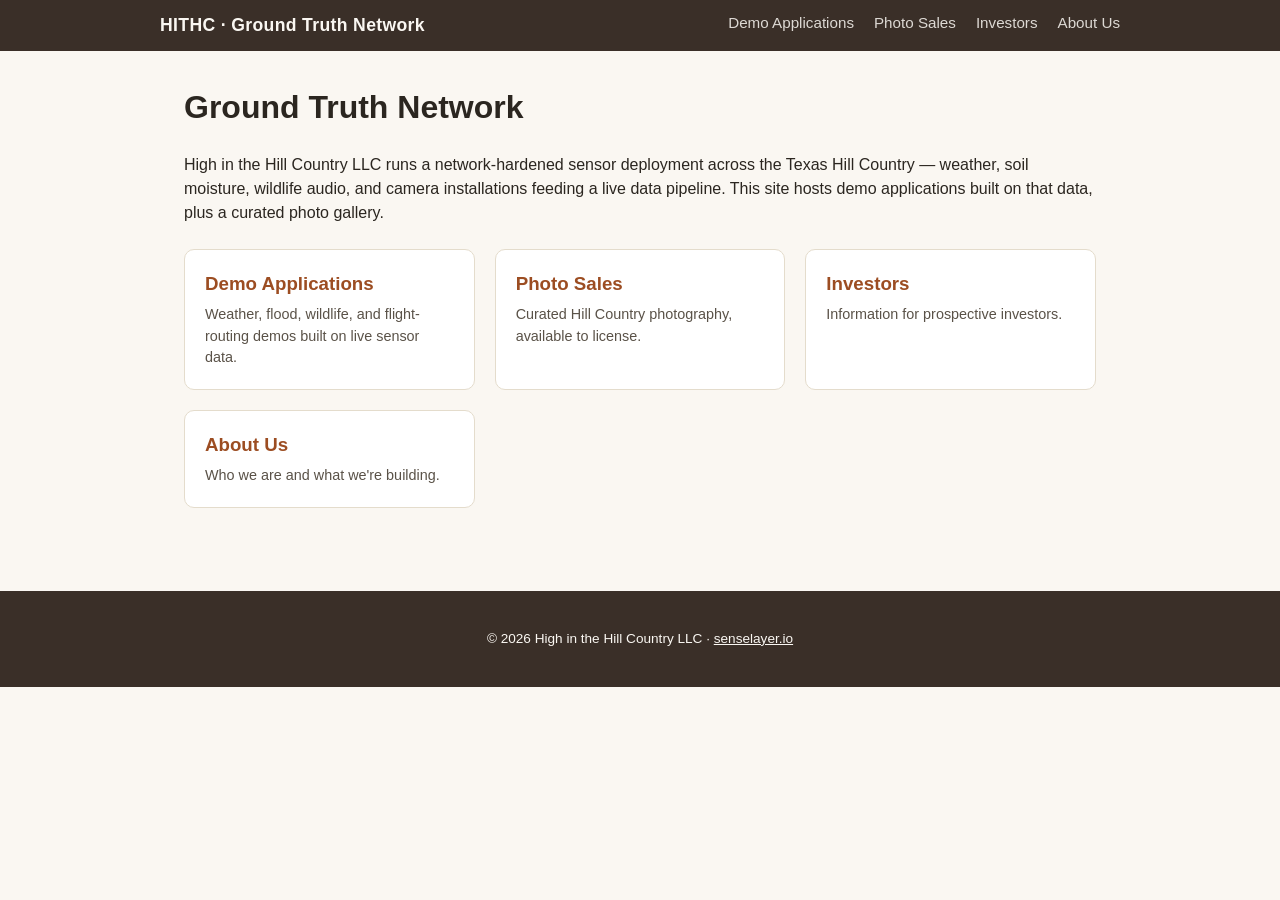
<file: index.html>
<!DOCTYPE html>
<html lang="en">
<head>
  <meta charset="UTF-8" />
  <meta name="viewport" content="width=device-width, initial-scale=1.0" />
  <title>HITHC Ground Truth Network</title>
  <link rel="stylesheet" href="/assets/style.css" />
</head>
<body data-nav-id="">
  <div id="site-header"></div>

  <main>
    <h1>Ground Truth Network</h1>
    <p>
      High in the Hill Country LLC runs a network-hardened sensor deployment
      across the Texas Hill Country — weather, soil moisture, wildlife audio,
      and camera installations feeding a live data pipeline. This site hosts
      demo applications built on that data, plus a curated photo gallery.
    </p>

    <div class="card-grid">
      <a class="card" href="/demos/">
        <h3>Demo Applications</h3>
        <p>Weather, flood, wildlife, and flight-routing demos built on live sensor data.</p>
      </a>
      <a class="card" href="/photo-sales.html">
        <h3>Photo Sales</h3>
        <p>Curated Hill Country photography, available to license.</p>
      </a>
      <a class="card" href="/investors.html">
        <h3>Investors</h3>
        <p>Information for prospective investors.</p>
      </a>
      <a class="card" href="/about.html">
        <h3>About Us</h3>
        <p>Who we are and what we're building.</p>
      </a>
    </div>
  </main>

  <div id="site-footer"></div>
  <script src="/assets/nav.js" defer></script>
</body>
</html>
</file>
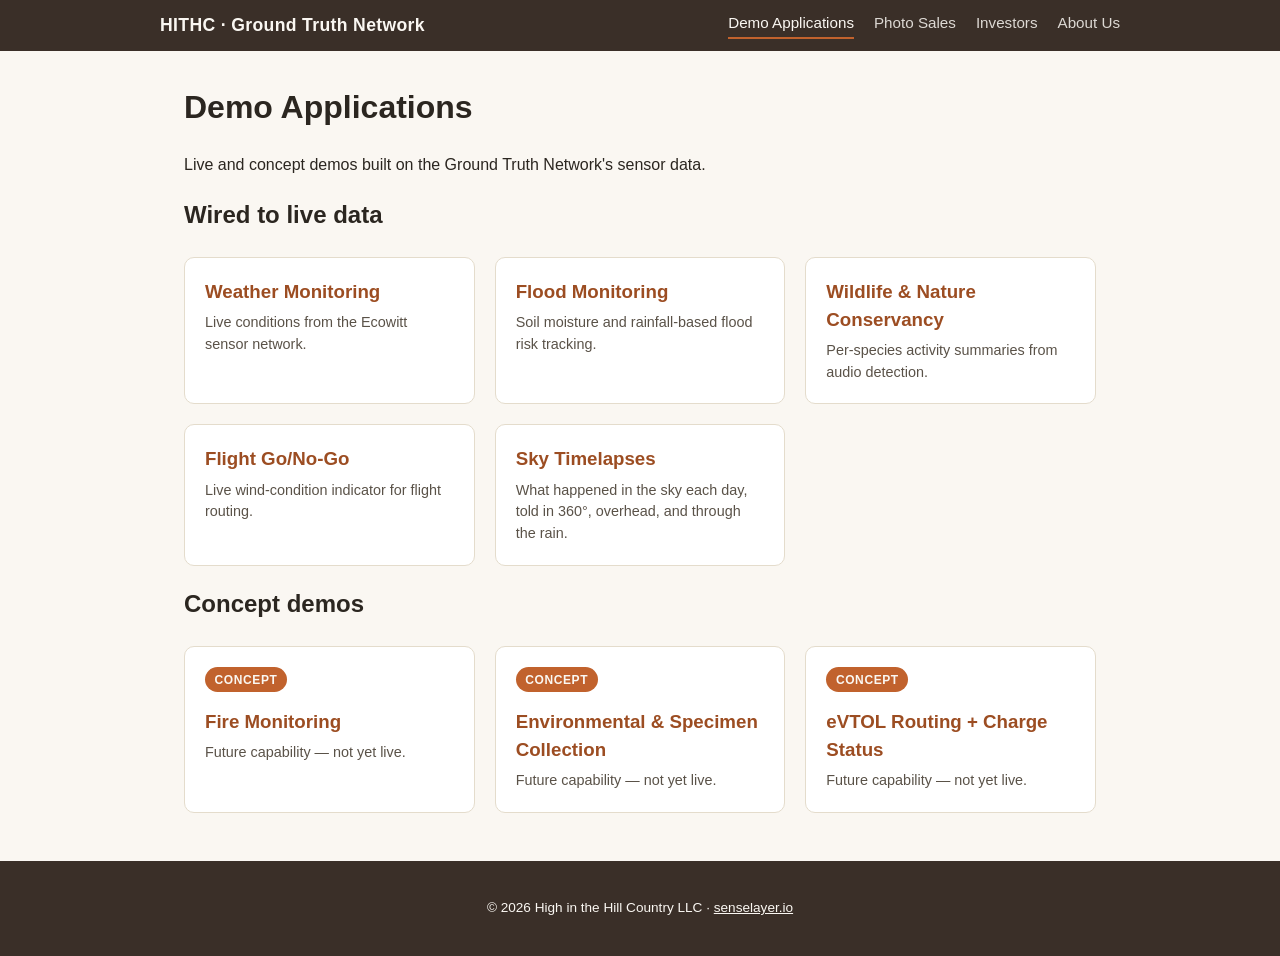
<file: demos/index.html>
<!DOCTYPE html>
<html lang="en">
<head>
  <meta charset="UTF-8" />
  <meta name="viewport" content="width=device-width, initial-scale=1.0" />
  <title>Demo Applications — HITHC</title>
  <link rel="stylesheet" href="/assets/style.css" />
</head>
<body data-nav-id="demos">
  <div id="site-header"></div>

  <main>
    <h1>Demo Applications</h1>
    <p>Live and concept demos built on the Ground Truth Network's sensor data.</p>

    <h2>Wired to live data</h2>
    <div class="card-grid">
      <a class="card" href="/demos/weather-monitoring.html">
        <h3>Weather Monitoring</h3>
        <p>Live conditions from the Ecowitt sensor network.</p>
      </a>
      <a class="card" href="/demos/flood-monitoring.html">
        <h3>Flood Monitoring</h3>
        <p>Soil moisture and rainfall-based flood risk tracking.</p>
      </a>
      <a class="card" href="/demos/wildlife.html">
        <h3>Wildlife &amp; Nature Conservancy</h3>
        <p>Per-species activity summaries from audio detection.</p>
      </a>
      <a class="card" href="/demos/flight-routing.html">
        <h3>Flight Go/No-Go</h3>
        <p>Live wind-condition indicator for flight routing.</p>
      </a>
      <a class="card" href="/demos/sky.html">
        <h3>Sky Timelapses</h3>
        <p>What happened in the sky each day, told in 360°, overhead, and through the rain.</p>
      </a>
    </div>

    <h2>Concept demos</h2>
    <div class="card-grid">
      <a class="card" href="/demos/fire-monitoring.html">
        <span class="coming-soon-badge">Concept</span>
        <h3>Fire Monitoring</h3>
        <p>Future capability — not yet live.</p>
      </a>
      <a class="card" href="/demos/specimen-collection.html">
        <span class="coming-soon-badge">Concept</span>
        <h3>Environmental &amp; Specimen Collection</h3>
        <p>Future capability — not yet live.</p>
      </a>
      <a class="card" href="/demos/evtol-routing.html">
        <span class="coming-soon-badge">Concept</span>
        <h3>eVTOL Routing + Charge Status</h3>
        <p>Future capability — not yet live.</p>
      </a>
    </div>
  </main>

  <div id="site-footer"></div>
  <script src="/assets/nav.js" defer></script>
</body>
</html>
</file>
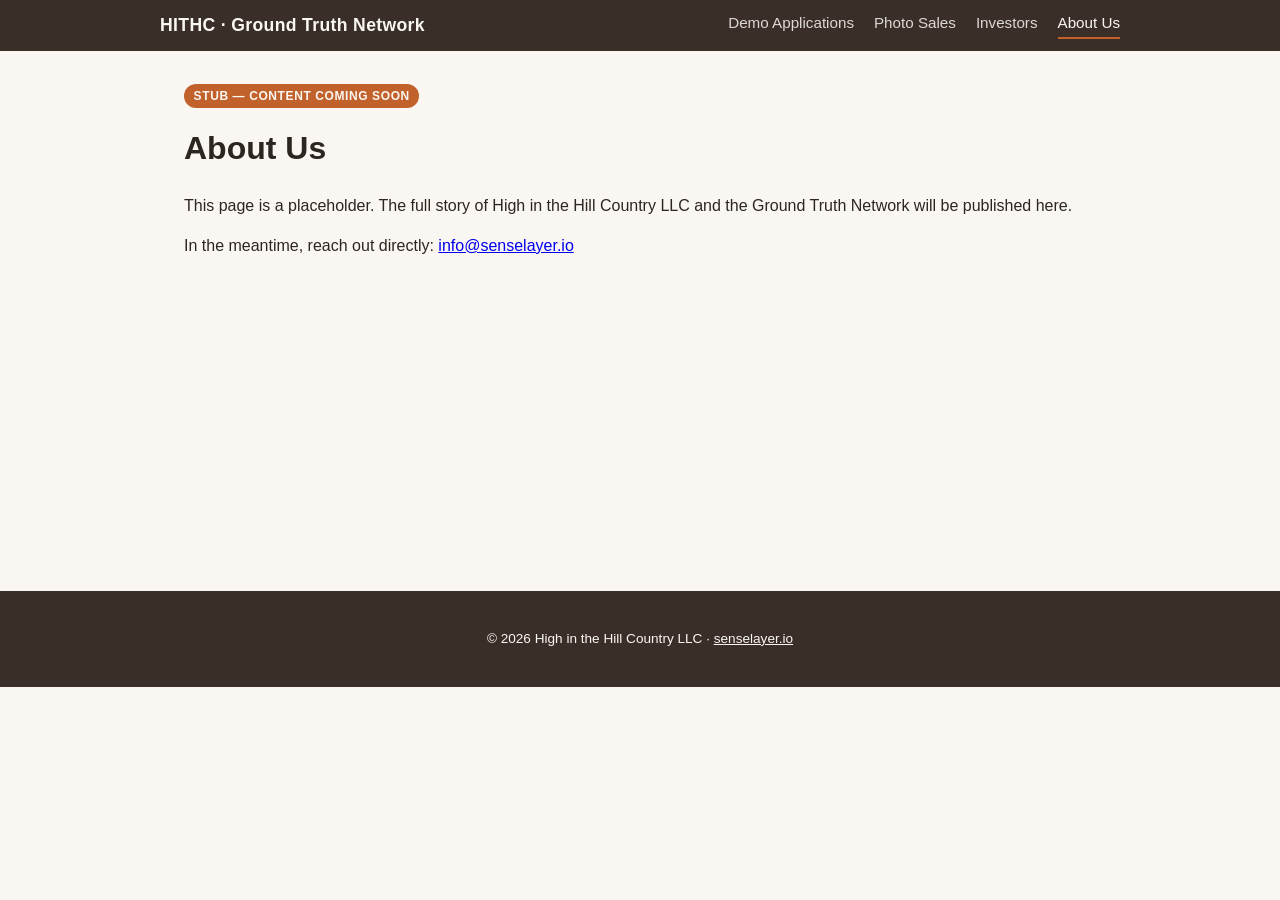
<file: about.html>
<!DOCTYPE html>
<html lang="en">
<head>
  <meta charset="UTF-8" />
  <meta name="viewport" content="width=device-width, initial-scale=1.0" />
  <title>About Us — HITHC</title>
  <link rel="stylesheet" href="/assets/style.css" />
</head>
<body data-nav-id="about">
  <div id="site-header"></div>

  <main>
    <span class="coming-soon-badge">Stub — content coming soon</span>
    <h1>About Us</h1>
    <p>
      This page is a placeholder. The full story of High in the Hill Country
      LLC and the Ground Truth Network will be published here.
    </p>
    <p>In the meantime, reach out directly: <a href="mailto:info@senselayer.io">info@senselayer.io</a></p>
  </main>

  <div id="site-footer"></div>
  <script src="/assets/nav.js" defer></script>
</body>
</html>
</file>
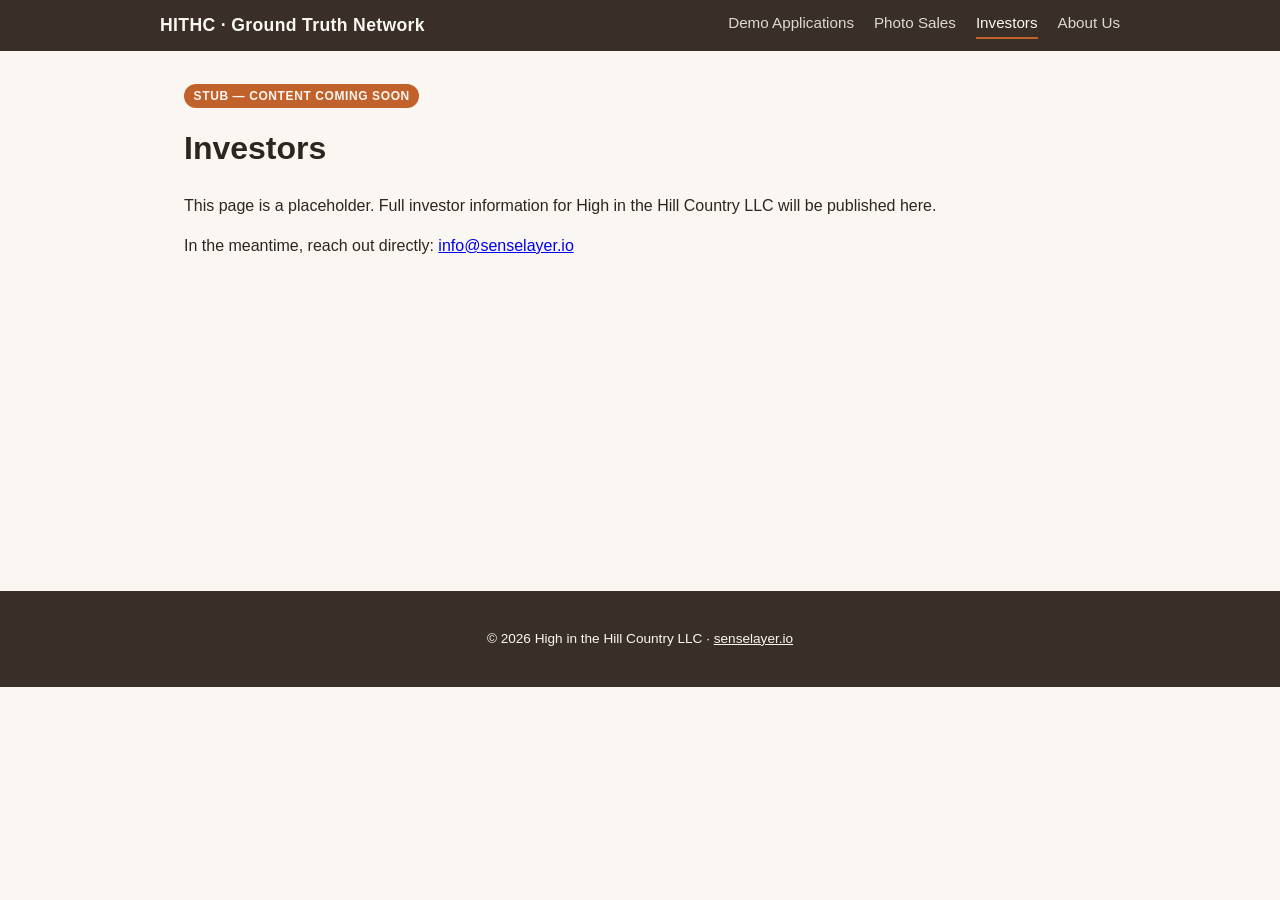
<file: investors.html>
<!DOCTYPE html>
<html lang="en">
<head>
  <meta charset="UTF-8" />
  <meta name="viewport" content="width=device-width, initial-scale=1.0" />
  <title>Investors — HITHC</title>
  <link rel="stylesheet" href="/assets/style.css" />
</head>
<body data-nav-id="investors">
  <div id="site-header"></div>

  <main>
    <span class="coming-soon-badge">Stub — content coming soon</span>
    <h1>Investors</h1>
    <p>
      This page is a placeholder. Full investor information for High in the
      Hill Country LLC will be published here.
    </p>
    <p>In the meantime, reach out directly: <a href="mailto:info@senselayer.io">info@senselayer.io</a></p>
  </main>

  <div id="site-footer"></div>
  <script src="/assets/nav.js" defer></script>
</body>
</html>
</file>
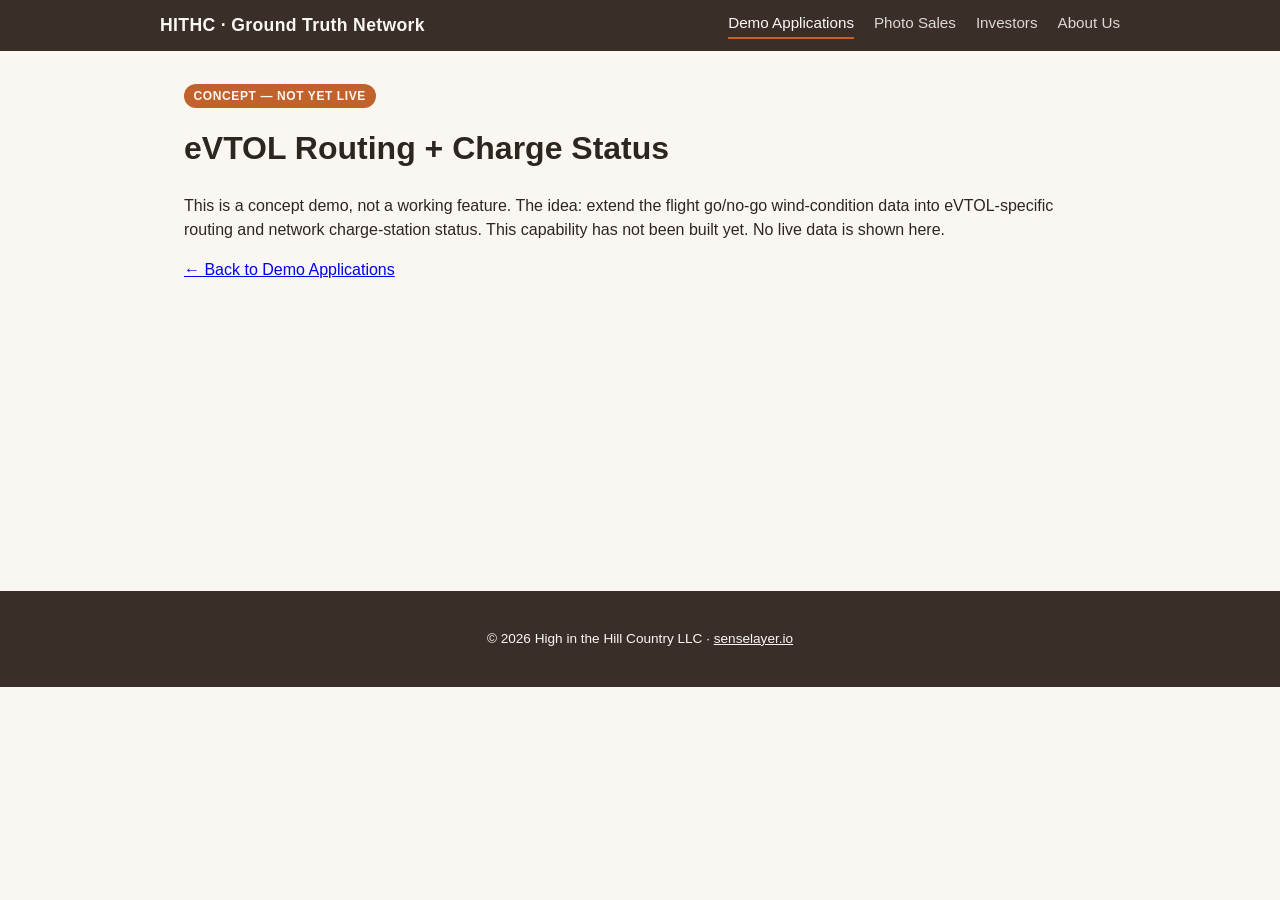
<file: demos/evtol-routing.html>
<!DOCTYPE html>
<html lang="en">
<head>
  <meta charset="UTF-8" />
  <meta name="viewport" content="width=device-width, initial-scale=1.0" />
  <title>eVTOL Routing + Charge Status (Concept) — HITHC</title>
  <link rel="stylesheet" href="/assets/style.css" />
</head>
<body data-nav-id="demos">
  <div id="site-header"></div>

  <main>
    <span class="coming-soon-badge">Concept — not yet live</span>
    <h1>eVTOL Routing + Charge Status</h1>
    <p>
      This is a concept demo, not a working feature. The idea: extend the
      flight go/no-go wind-condition data into eVTOL-specific routing and
      network charge-station status. This capability has not been built yet.
      No live data is shown here.
    </p>
    <p><a href="/demos/">&larr; Back to Demo Applications</a></p>
  </main>

  <div id="site-footer"></div>
  <script src="/assets/nav.js" defer></script>
</body>
</html>
</file>
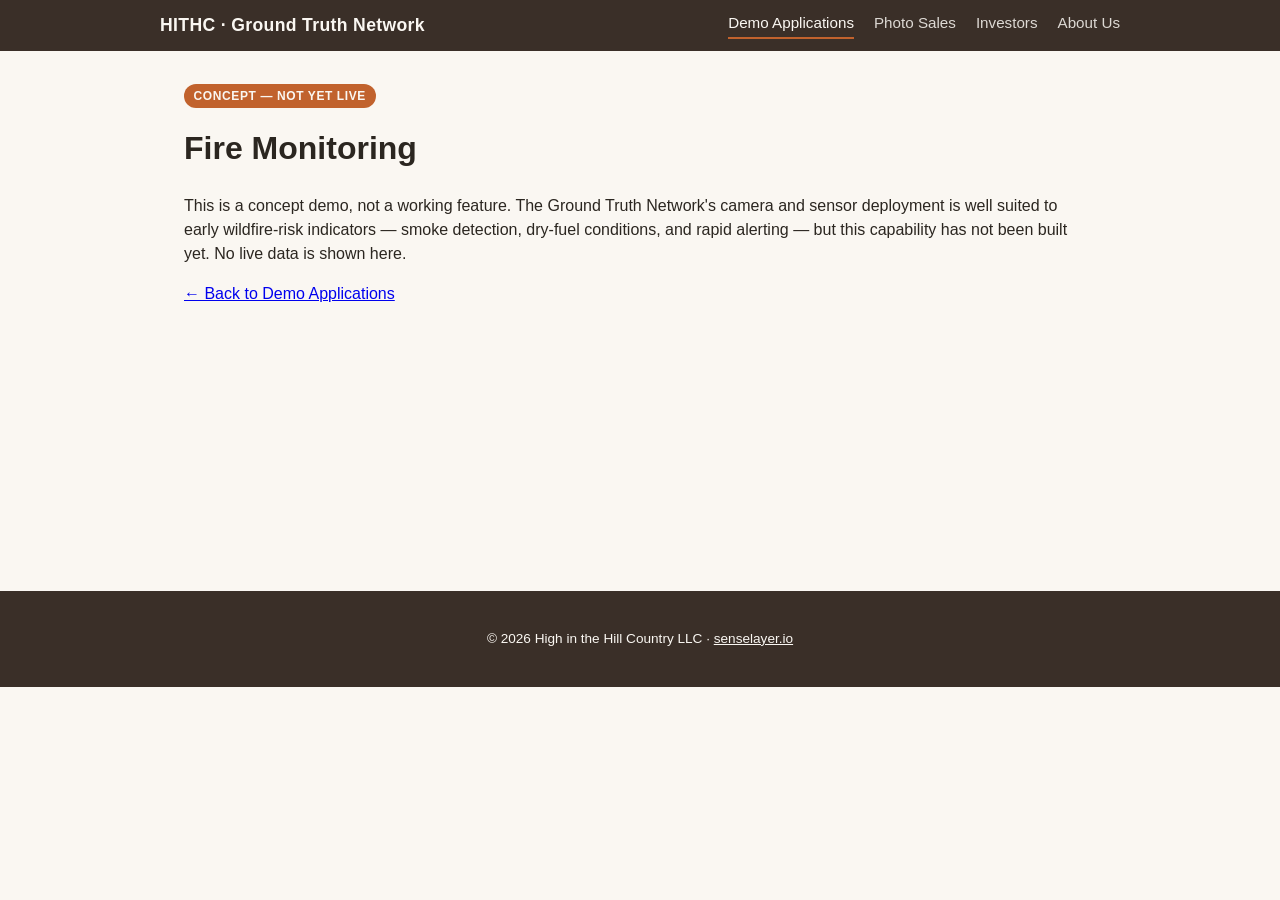
<file: demos/fire-monitoring.html>
<!DOCTYPE html>
<html lang="en">
<head>
  <meta charset="UTF-8" />
  <meta name="viewport" content="width=device-width, initial-scale=1.0" />
  <title>Fire Monitoring (Concept) — HITHC</title>
  <link rel="stylesheet" href="/assets/style.css" />
</head>
<body data-nav-id="demos">
  <div id="site-header"></div>

  <main>
    <span class="coming-soon-badge">Concept — not yet live</span>
    <h1>Fire Monitoring</h1>
    <p>
      This is a concept demo, not a working feature. The Ground Truth Network's
      camera and sensor deployment is well suited to early wildfire-risk
      indicators — smoke detection, dry-fuel conditions, and rapid alerting —
      but this capability has not been built yet. No live data is shown here.
    </p>
    <p><a href="/demos/">&larr; Back to Demo Applications</a></p>
  </main>

  <div id="site-footer"></div>
  <script src="/assets/nav.js" defer></script>
</body>
</html>
</file>
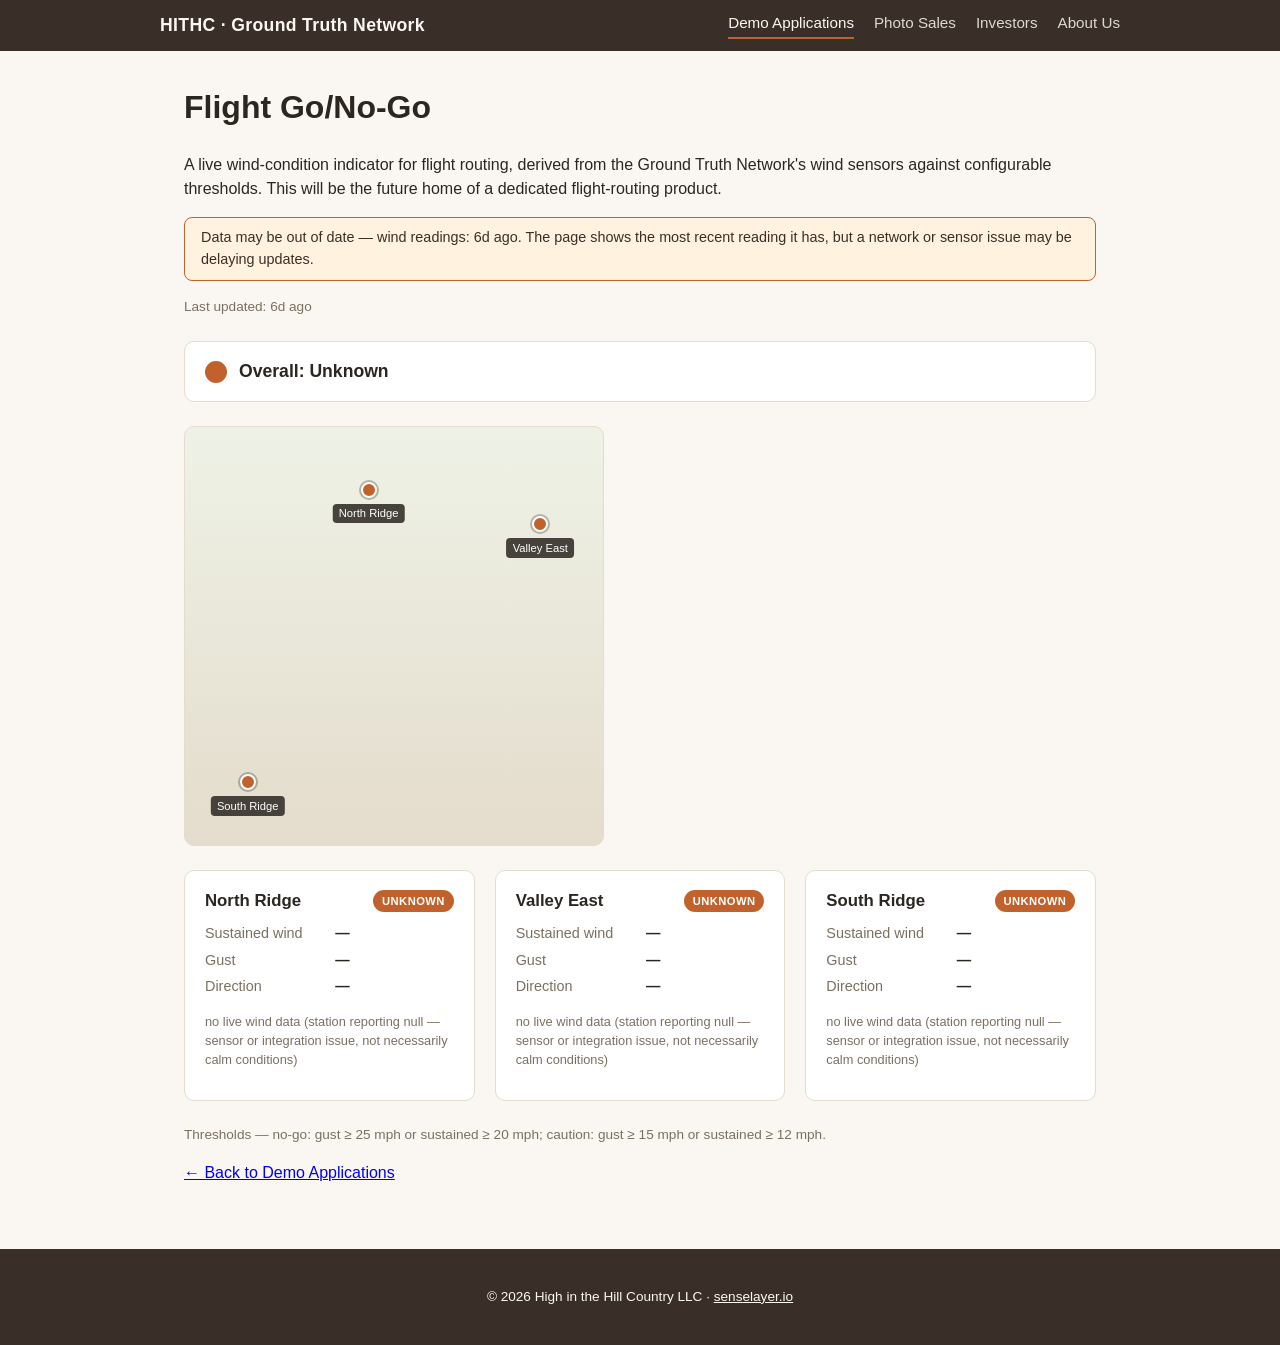
<file: demos/flight-routing.html>
<!DOCTYPE html>
<html lang="en">
<head>
  <meta charset="UTF-8" />
  <meta name="viewport" content="width=device-width, initial-scale=1.0" />
  <title>Flight Go/No-Go — HITHC</title>
  <link rel="stylesheet" href="/assets/style.css" />
</head>
<body data-nav-id="demos">
  <div id="site-header"></div>

  <main>
    <h1>Flight Go/No-Go</h1>
    <p>
      A live wind-condition indicator for flight routing, derived from the
      Ground Truth Network's wind sensors against configurable thresholds.
      This will be the future home of a dedicated flight-routing product.
    </p>
    <div id="stale-banner" class="stale-banner"></div>
    <p class="updated-line" id="flight-updated">Loading…</p>

    <div class="overall-indicator" id="overall-indicator"></div>

    <div class="node-map" id="node-map"></div>

    <div class="station-grid" id="station-grid"></div>

    <p id="thresholds" style="font-size:0.85rem;color:#7a7061;"></p>

    <p><a href="/demos/">&larr; Back to Demo Applications</a></p>
  </main>

  <div id="site-footer"></div>
  <script src="/assets/nav.js" defer></script>
  <script src="/assets/live-data.js" defer></script>
  <script src="/assets/flight-routing.js" defer></script>
</body>
</html>
</file>
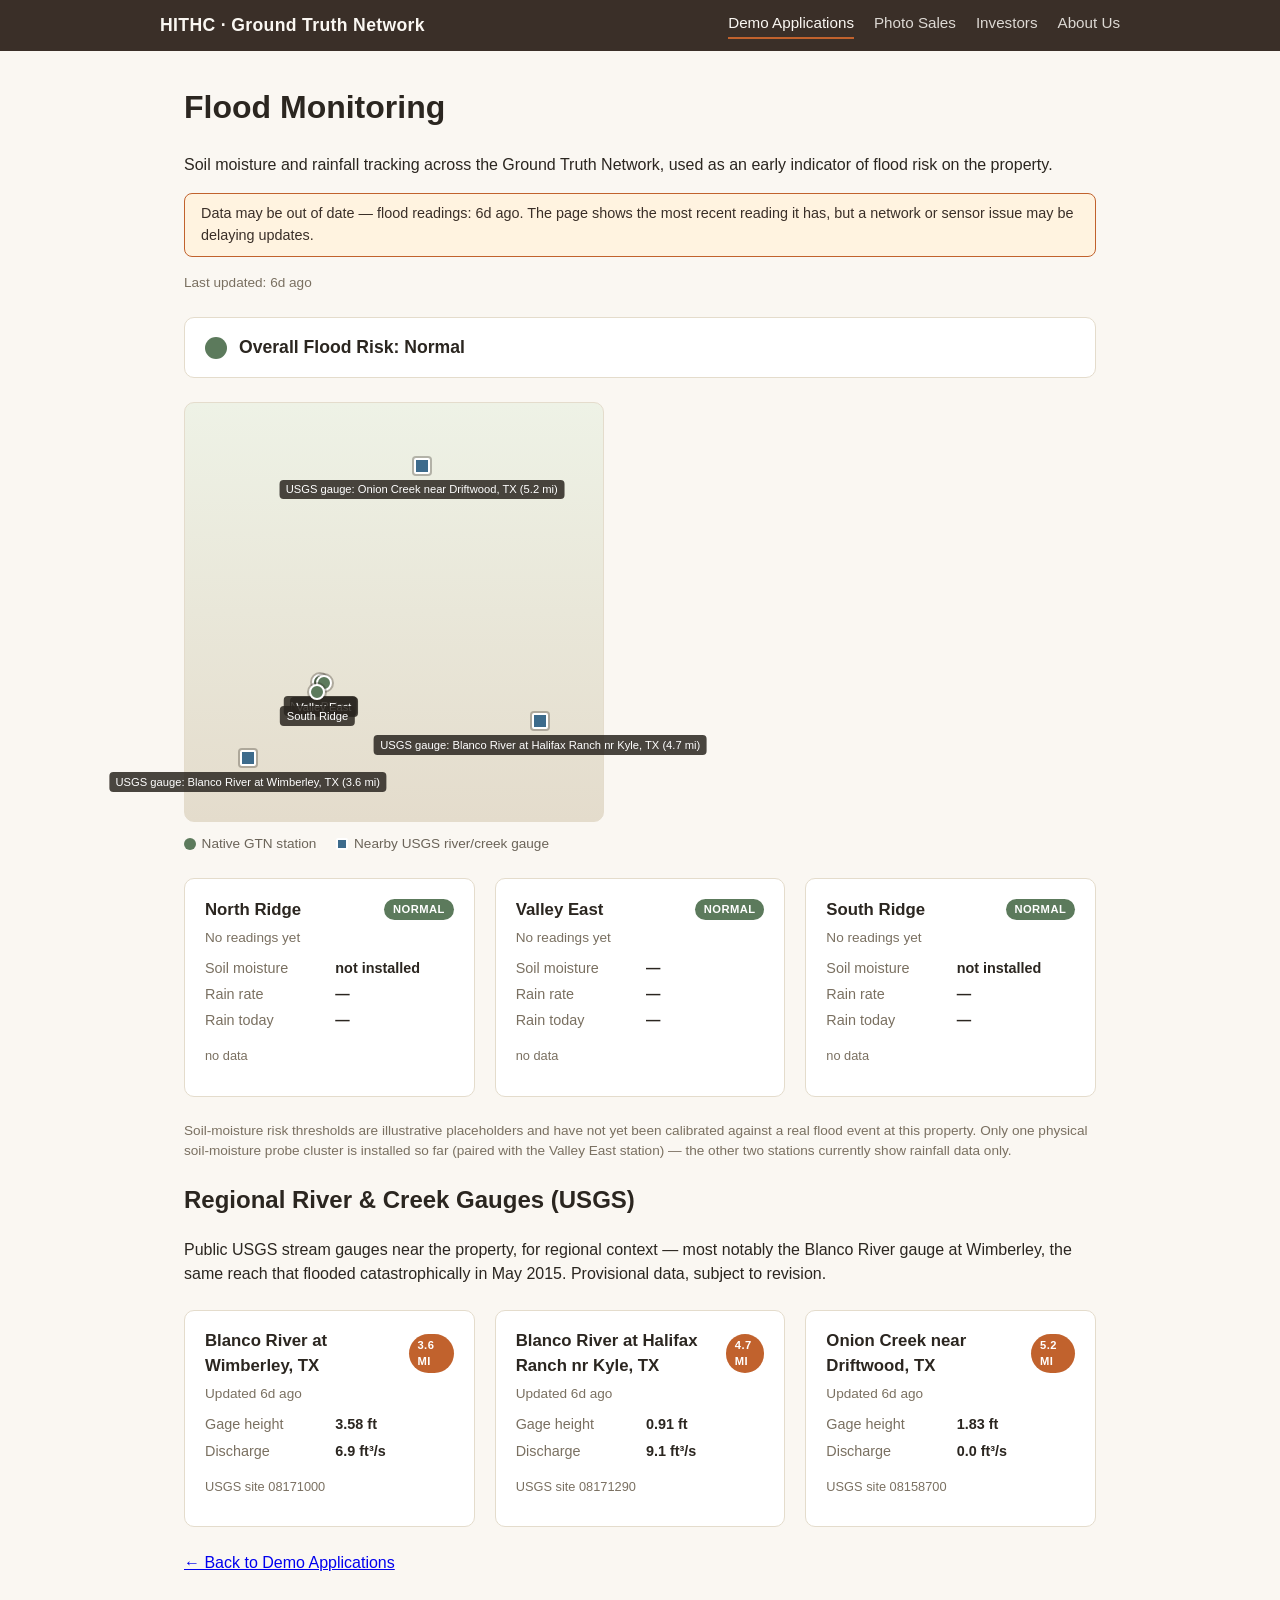
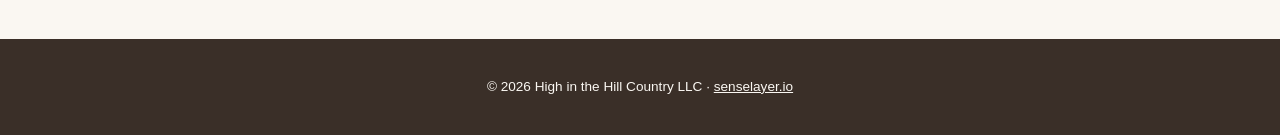
<file: demos/flood-monitoring.html>
<!DOCTYPE html>
<html lang="en">
<head>
  <meta charset="UTF-8" />
  <meta name="viewport" content="width=device-width, initial-scale=1.0" />
  <title>Flood Monitoring — HITHC</title>
  <link rel="stylesheet" href="/assets/style.css" />
</head>
<body data-nav-id="demos">
  <div id="site-header"></div>

  <main>
    <h1>Flood Monitoring</h1>
    <p>
      Soil moisture and rainfall tracking across the Ground Truth Network,
      used as an early indicator of flood risk on the property.
    </p>
    <div id="stale-banner" class="stale-banner"></div>
    <p class="updated-line" id="flood-updated">Loading…</p>

    <div class="overall-indicator" id="overall-indicator"></div>

    <div class="node-map" id="node-map"></div>

    <div class="map-legend">
      <span><span class="legend-swatch"></span>Native GTN station</span>
      <span><span class="legend-swatch kind-gauge"></span>Nearby USGS river/creek gauge</span>
    </div>

    <div class="station-grid" id="station-grid"></div>

    <p style="font-size:0.85rem;color:#7a7061;">
      Soil-moisture risk thresholds are illustrative placeholders and have not
      yet been calibrated against a real flood event at this property. Only
      one physical soil-moisture probe cluster is installed so far (paired
      with the Valley East station) — the other two stations currently show
      rainfall data only.
    </p>

    <h2>Regional River &amp; Creek Gauges (USGS)</h2>
    <p>
      Public USGS stream gauges near the property, for regional context —
      most notably the Blanco River gauge at Wimberley, the same reach that
      flooded catastrophically in May 2015. Provisional data, subject to
      revision.
    </p>
    <div class="station-grid" id="gauge-grid"></div>

    <p><a href="/demos/">&larr; Back to Demo Applications</a></p>
  </main>

  <div id="site-footer"></div>
  <script src="/assets/nav.js" defer></script>
  <script src="/assets/live-data.js" defer></script>
  <script src="/assets/flood-monitoring.js" defer></script>
</body>
</html>
</file>
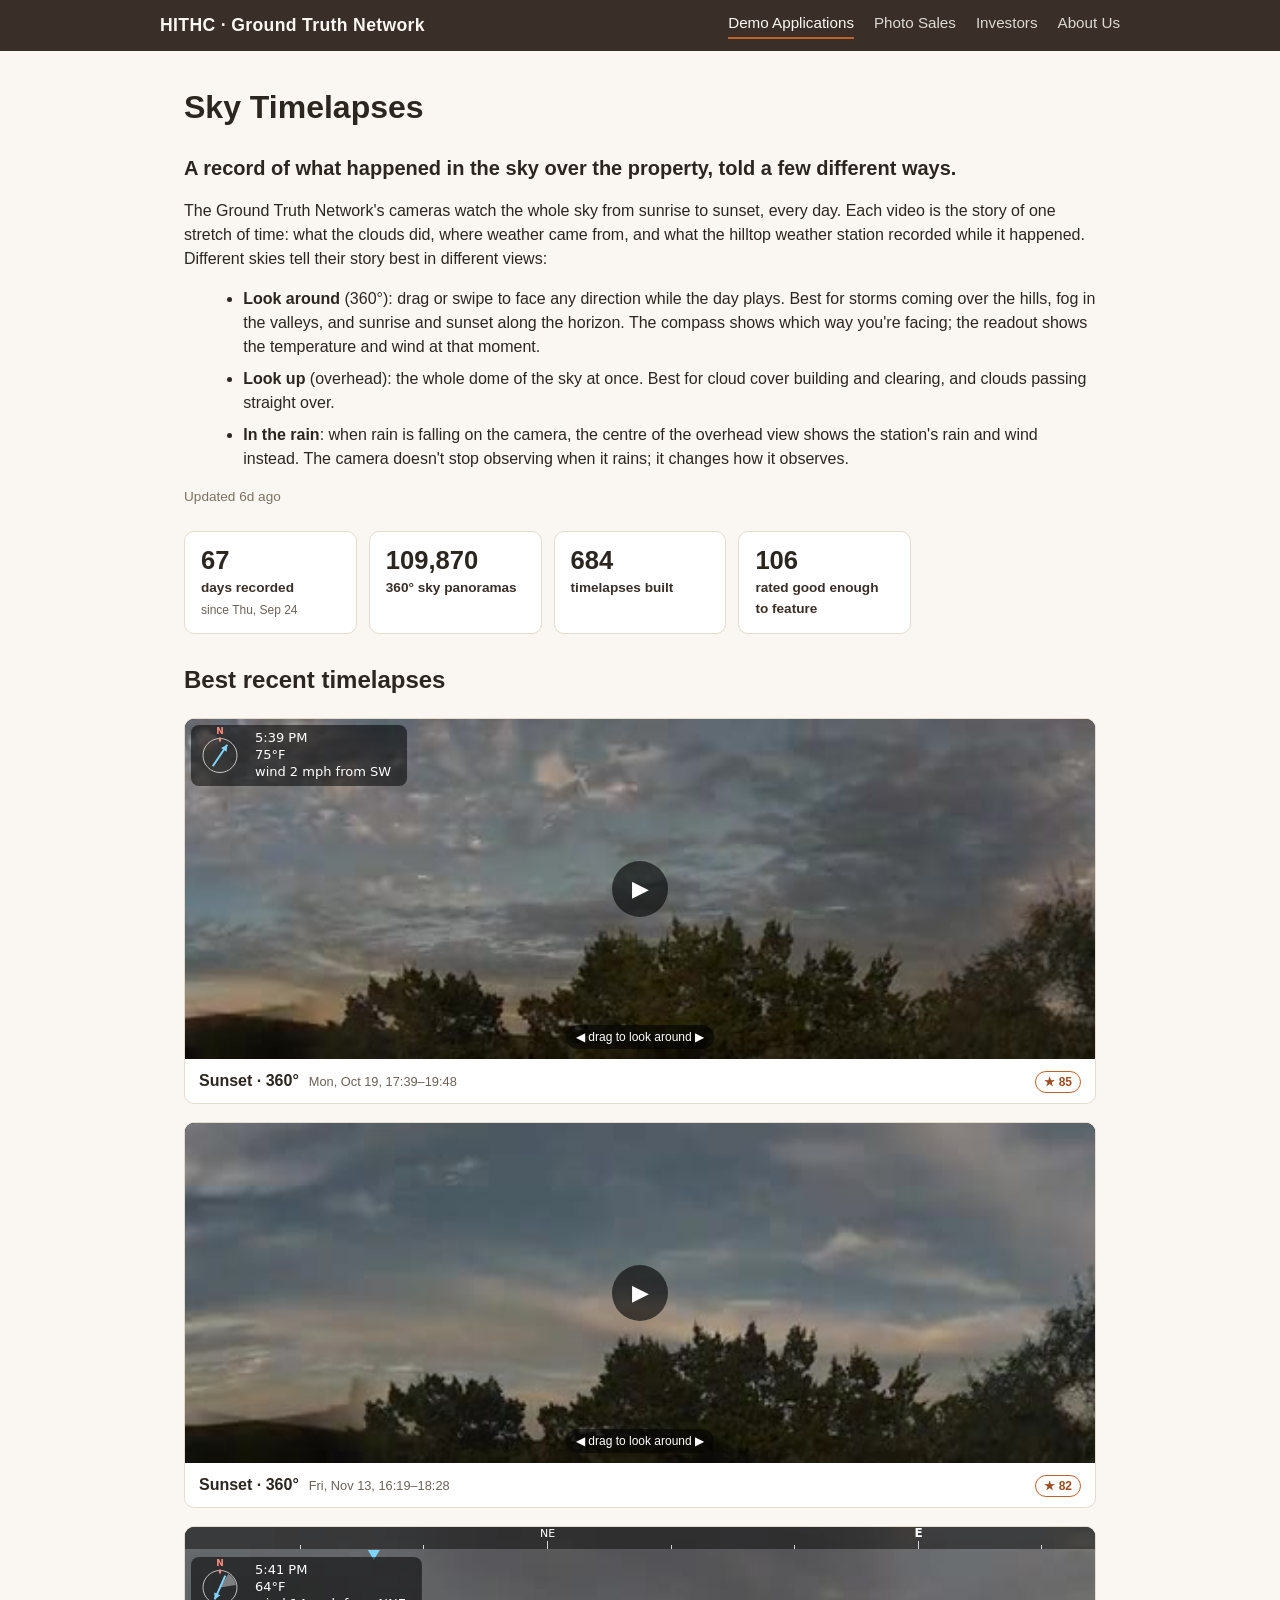
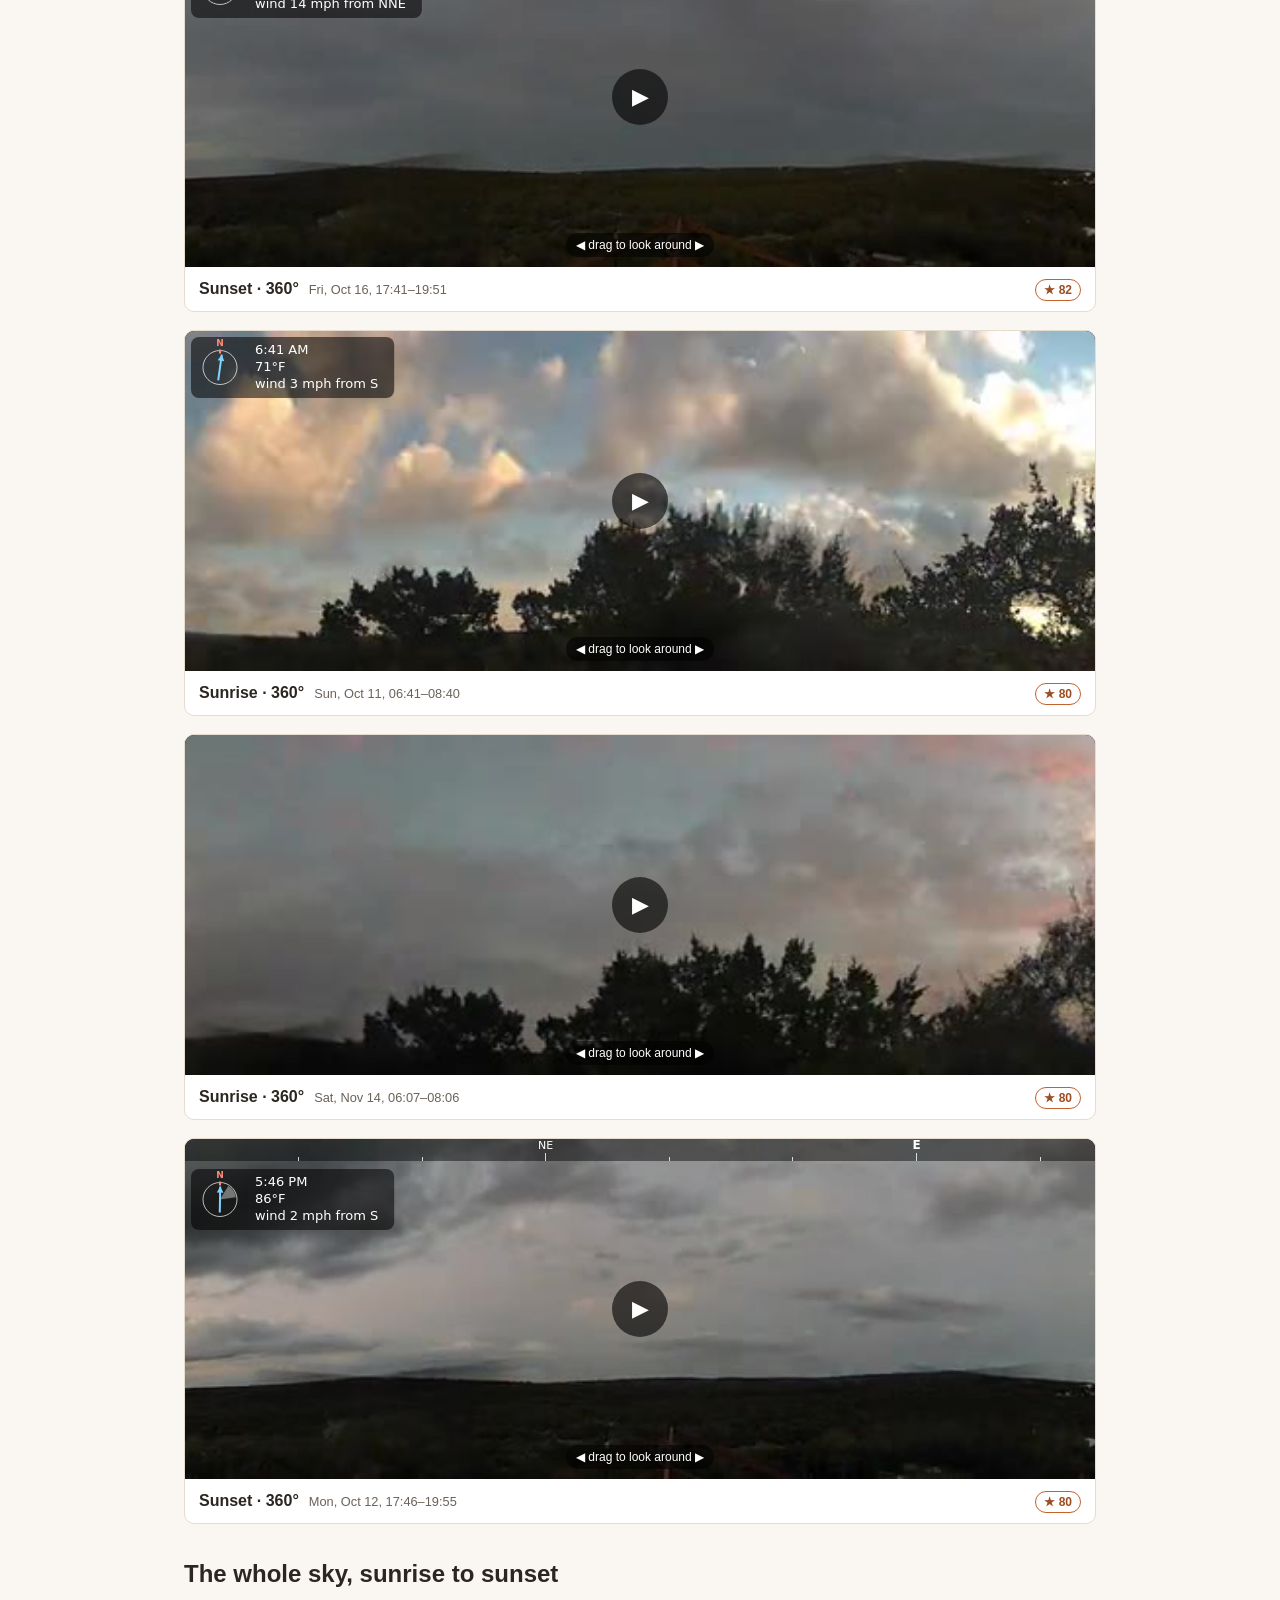
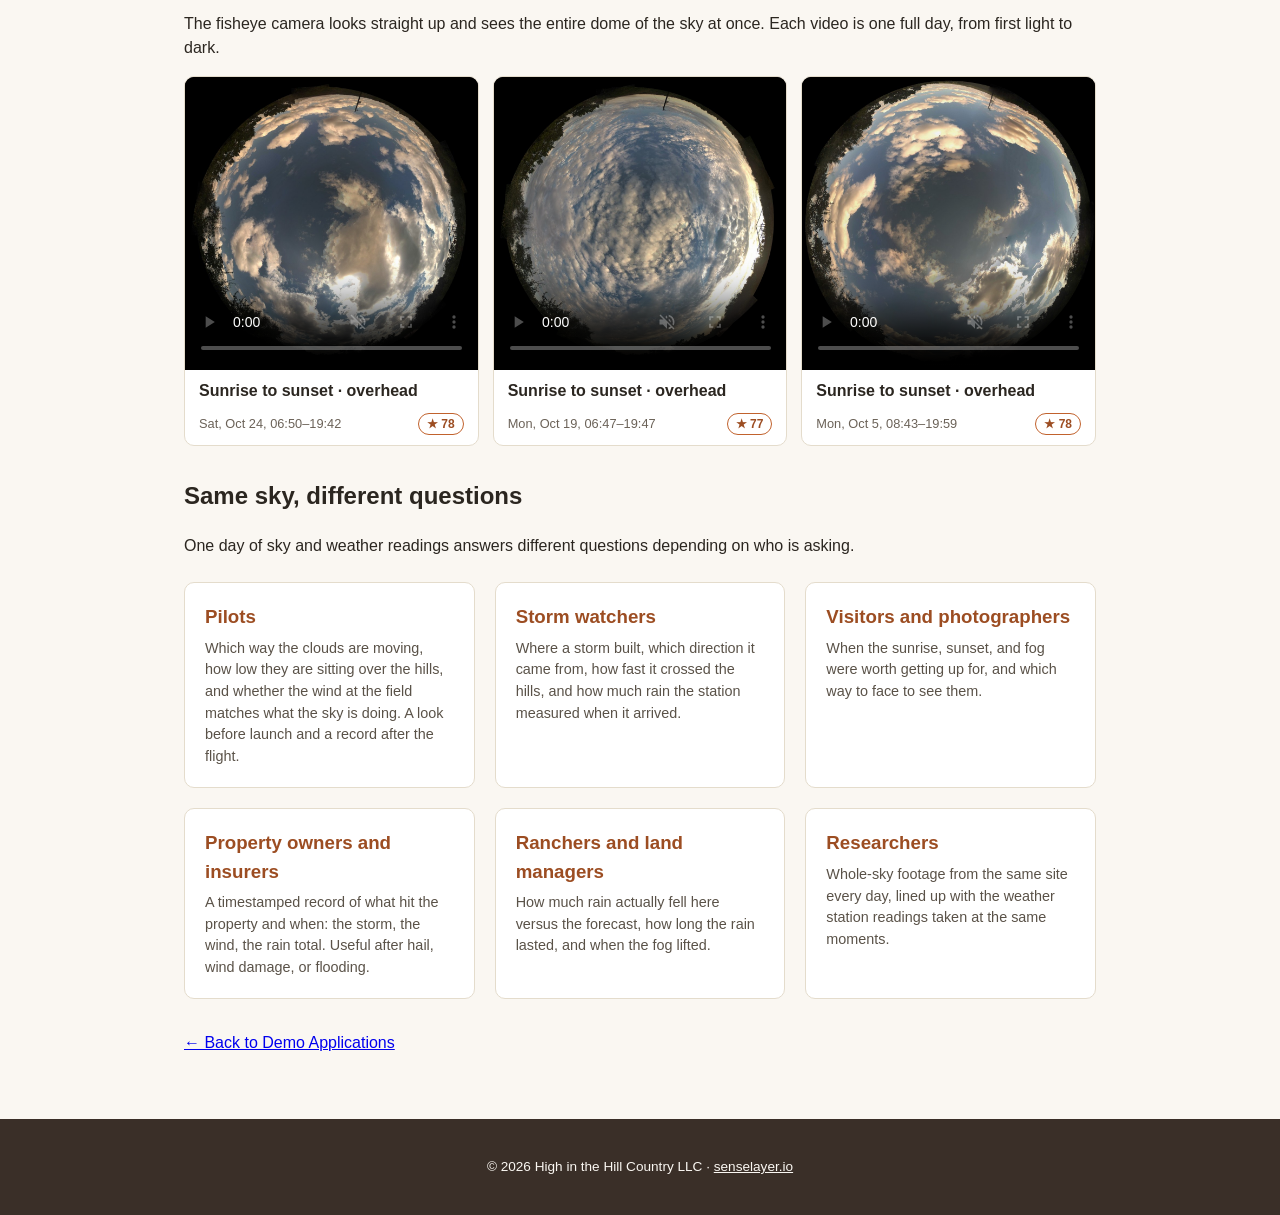
<file: demos/sky.html>
<!DOCTYPE html>
<html lang="en">
<head>
  <meta charset="UTF-8" />
  <meta name="viewport" content="width=device-width, initial-scale=1.0" />
  <title>Sky Timelapses — HITHC</title>
  <meta name="description" content="360° sky timelapses from the Ground Truth Network's cameras: sunrise, sunset and clouds across the full horizon. Drag to look all the way around." />
  <meta property="og:type" content="website" />
  <meta property="og:site_name" content="senselayer.io" />
  <meta property="og:title" content="360° Sky Timelapses — Ground Truth Network" />
  <meta property="og:description" content="Sunrise, sunset and clouds across the full horizon. Drag to look all the way around." />
  <meta property="og:url" content="https://senselayer.io/demos/sky.html" />
  <meta property="og:image" content="https://senselayer.io/assets/og-sky.jpg" />
  <meta property="og:image:width" content="1200" />
  <meta property="og:image:height" content="630" />
  <meta name="twitter:card" content="summary_large_image" />
  <link rel="stylesheet" href="/assets/style.css" />
</head>
<body data-nav-id="demos">
  <div id="site-header"></div>

  <main>
    <h1>Sky Timelapses</h1>
    <p class="lede">A record of what happened in the sky over the property, told a few different ways.</p>
    <p>
      The Ground Truth Network's cameras watch the whole sky from sunrise to sunset, every day.
      Each video is the story of one stretch of time: what the clouds did, where weather came
      from, and what the hilltop weather station recorded while it happened. Different skies
      tell their story best in different views:
    </p>
    <ul class="sky-views">
      <li><strong>Look around</strong> (360°): drag or swipe to face any direction while the day
        plays. Best for storms coming over the hills, fog in the valleys, and sunrise and sunset
        along the horizon. The compass shows which way you're facing; the readout shows the
        temperature and wind at that moment.</li>
      <li><strong>Look up</strong> (overhead): the whole dome of the sky at once. Best for cloud
        cover building and clearing, and clouds passing straight over.</li>
      <li><strong>In the rain</strong>: when rain is falling on the camera, the centre of the
        overhead view shows the station's rain and wind instead. The camera doesn't stop
        observing when it rains; it changes how it observes.</li>
    </ul>
    <p class="updated-line" id="sky-updated">Loading…</p>
    <div class="stat-tiles" id="sky-tiles"></div>

    <h2>Best recent timelapses</h2>
    <div class="sky-grid" id="sky-grid"></div>

    <h2>The whole sky, sunrise to sunset</h2>
    <p>
      The fisheye camera looks straight up and sees the entire dome of the sky at once. Each video
      is one full day, from first light to dark.
    </p>
    <div class="sky-row" id="sky-allsky-row"></div>

    <h2>Same sky, different questions</h2>
    <p>One day of sky and weather readings answers different questions depending on who is asking.</p>
    <div class="card-grid sky-audiences">
      <div class="card">
        <h3>Pilots</h3>
        <p>Which way the clouds are moving, how low they are sitting over the hills, and whether the wind at the field matches what the sky is doing. A look before launch and a record after the flight.</p>
      </div>
      <div class="card">
        <h3>Storm watchers</h3>
        <p>Where a storm built, which direction it came from, how fast it crossed the hills, and how much rain the station measured when it arrived.</p>
      </div>
      <div class="card">
        <h3>Visitors and photographers</h3>
        <p>When the sunrise, sunset, and fog were worth getting up for, and which way to face to see them.</p>
      </div>
      <div class="card">
        <h3>Property owners and insurers</h3>
        <p>A timestamped record of what hit the property and when: the storm, the wind, the rain total. Useful after hail, wind damage, or flooding.</p>
      </div>
      <div class="card">
        <h3>Ranchers and land managers</h3>
        <p>How much rain actually fell here versus the forecast, how long the rain lasted, and when the fog lifted.</p>
      </div>
      <div class="card">
        <h3>Researchers</h3>
        <p>Whole-sky footage from the same site every day, lined up with the weather station readings taken at the same moments.</p>
      </div>
    </div>

    <p><a href="/demos/">&larr; Back to Demo Applications</a></p>
  </main>

  <div id="site-footer"></div>
  <script src="/assets/nav.js" defer></script>
  <script src="/assets/live-data.js" defer></script>
  <script src="/assets/sky.js" defer></script>
</body>
</html>
</file>
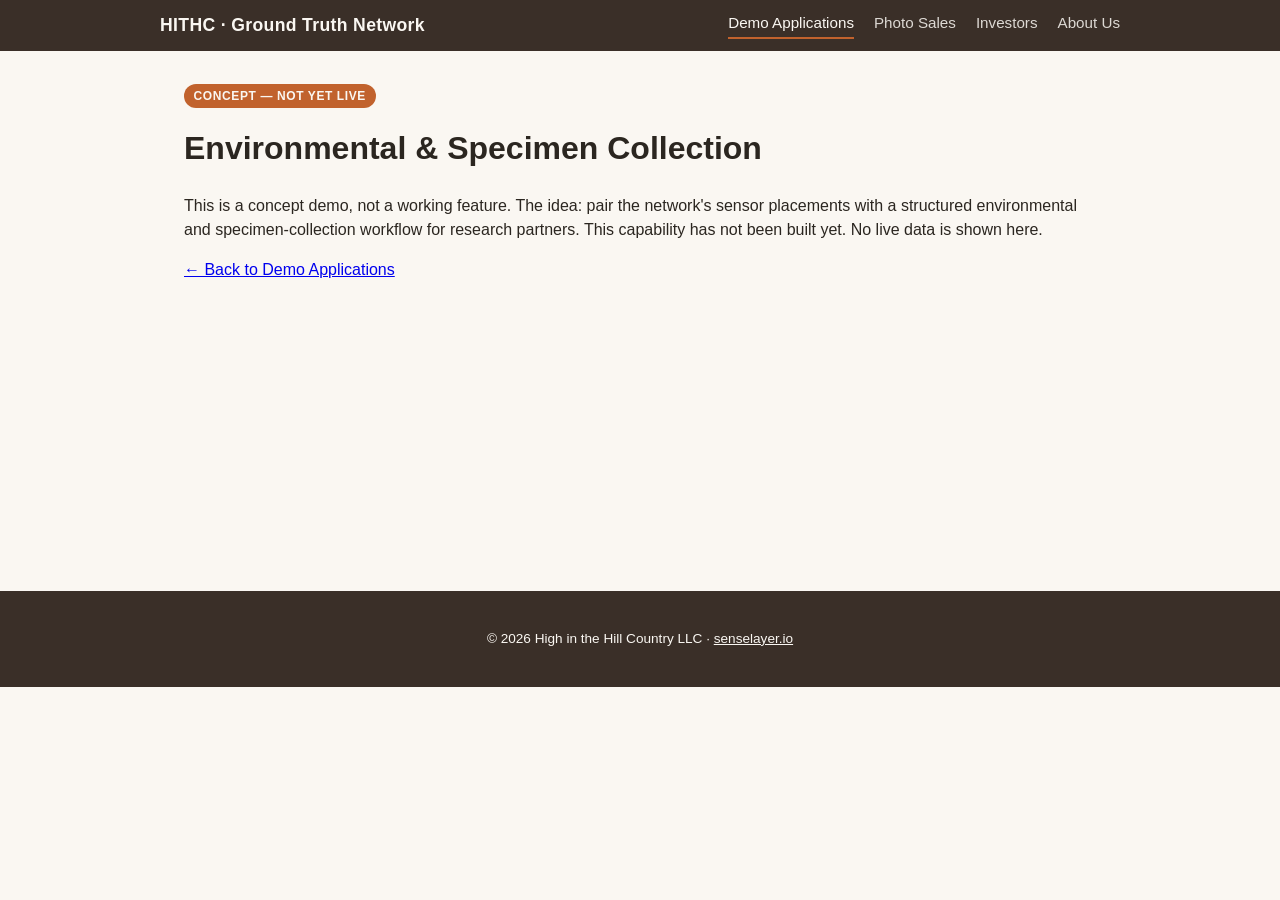
<file: demos/specimen-collection.html>
<!DOCTYPE html>
<html lang="en">
<head>
  <meta charset="UTF-8" />
  <meta name="viewport" content="width=device-width, initial-scale=1.0" />
  <title>Environmental &amp; Specimen Collection (Concept) — HITHC</title>
  <link rel="stylesheet" href="/assets/style.css" />
</head>
<body data-nav-id="demos">
  <div id="site-header"></div>

  <main>
    <span class="coming-soon-badge">Concept — not yet live</span>
    <h1>Environmental &amp; Specimen Collection</h1>
    <p>
      This is a concept demo, not a working feature. The idea: pair the
      network's sensor placements with a structured environmental and
      specimen-collection workflow for research partners. This capability
      has not been built yet. No live data is shown here.
    </p>
    <p><a href="/demos/">&larr; Back to Demo Applications</a></p>
  </main>

  <div id="site-footer"></div>
  <script src="/assets/nav.js" defer></script>
</body>
</html>
</file>
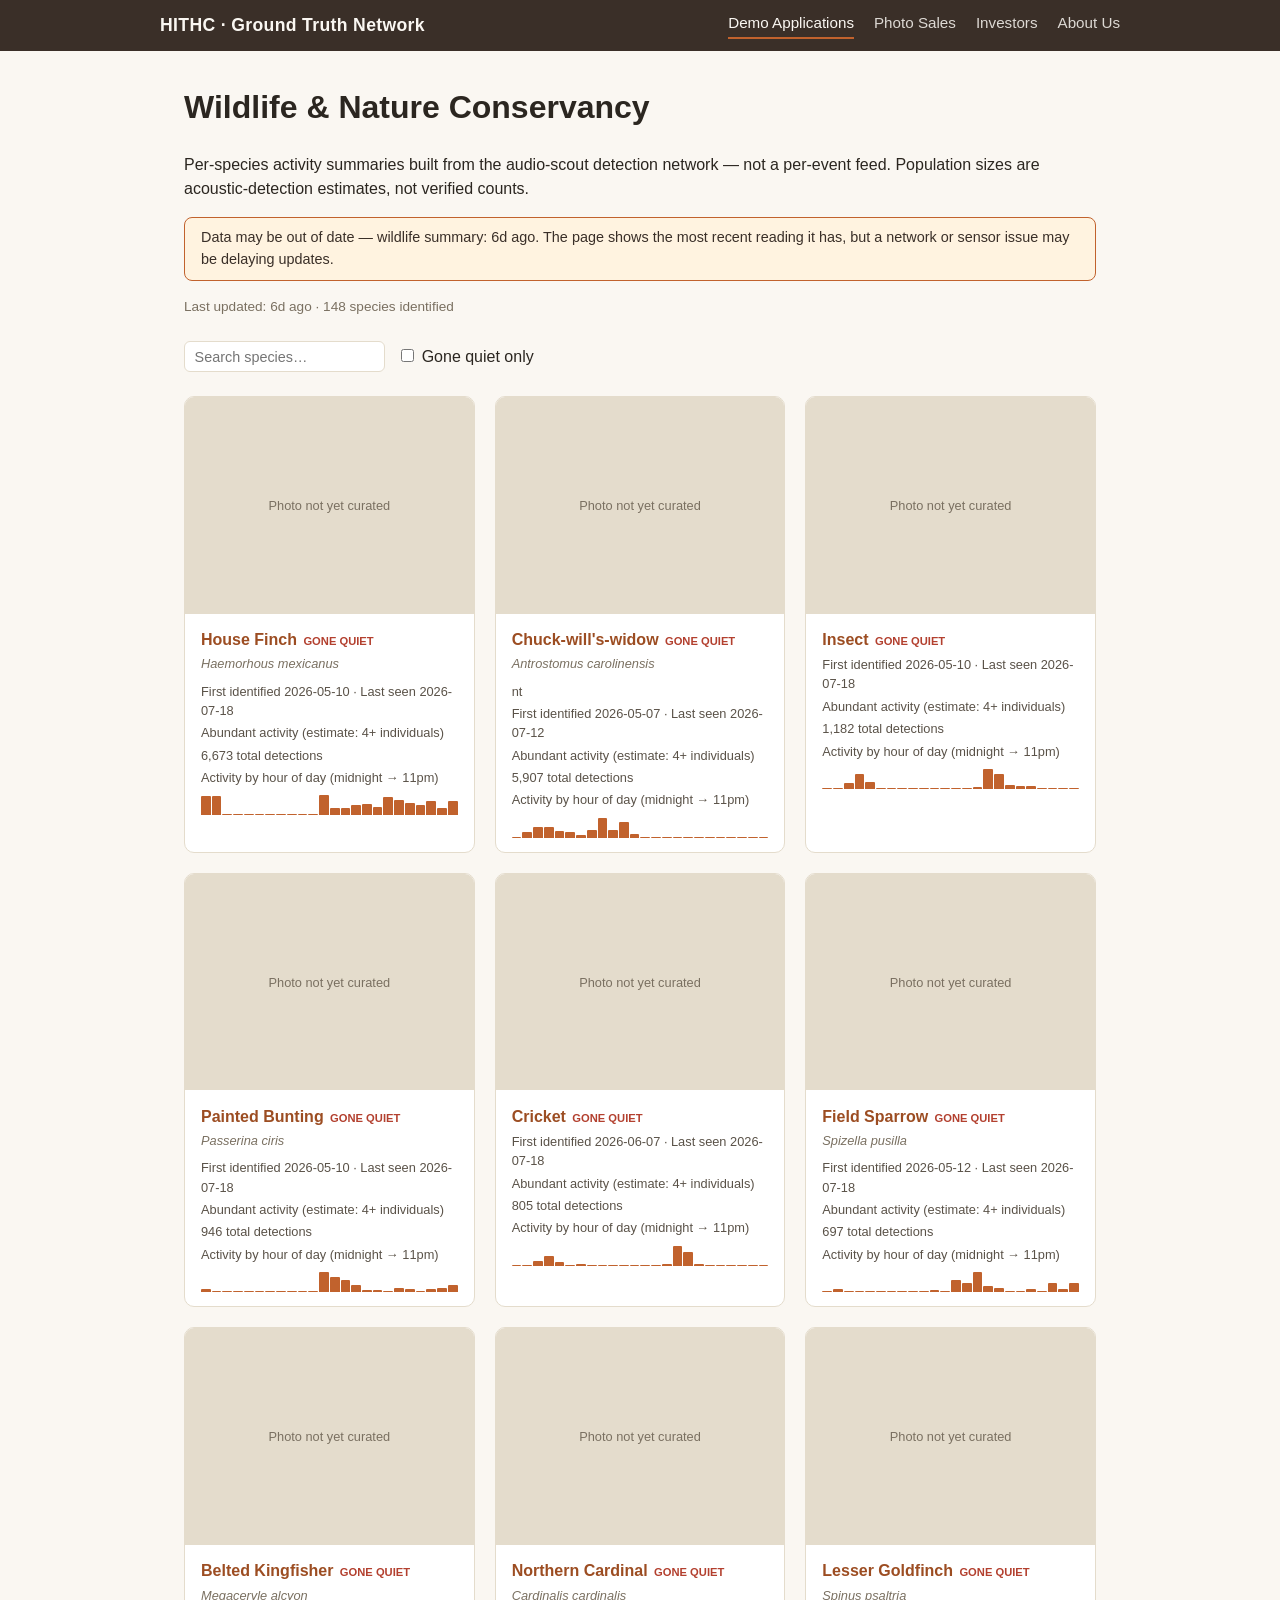
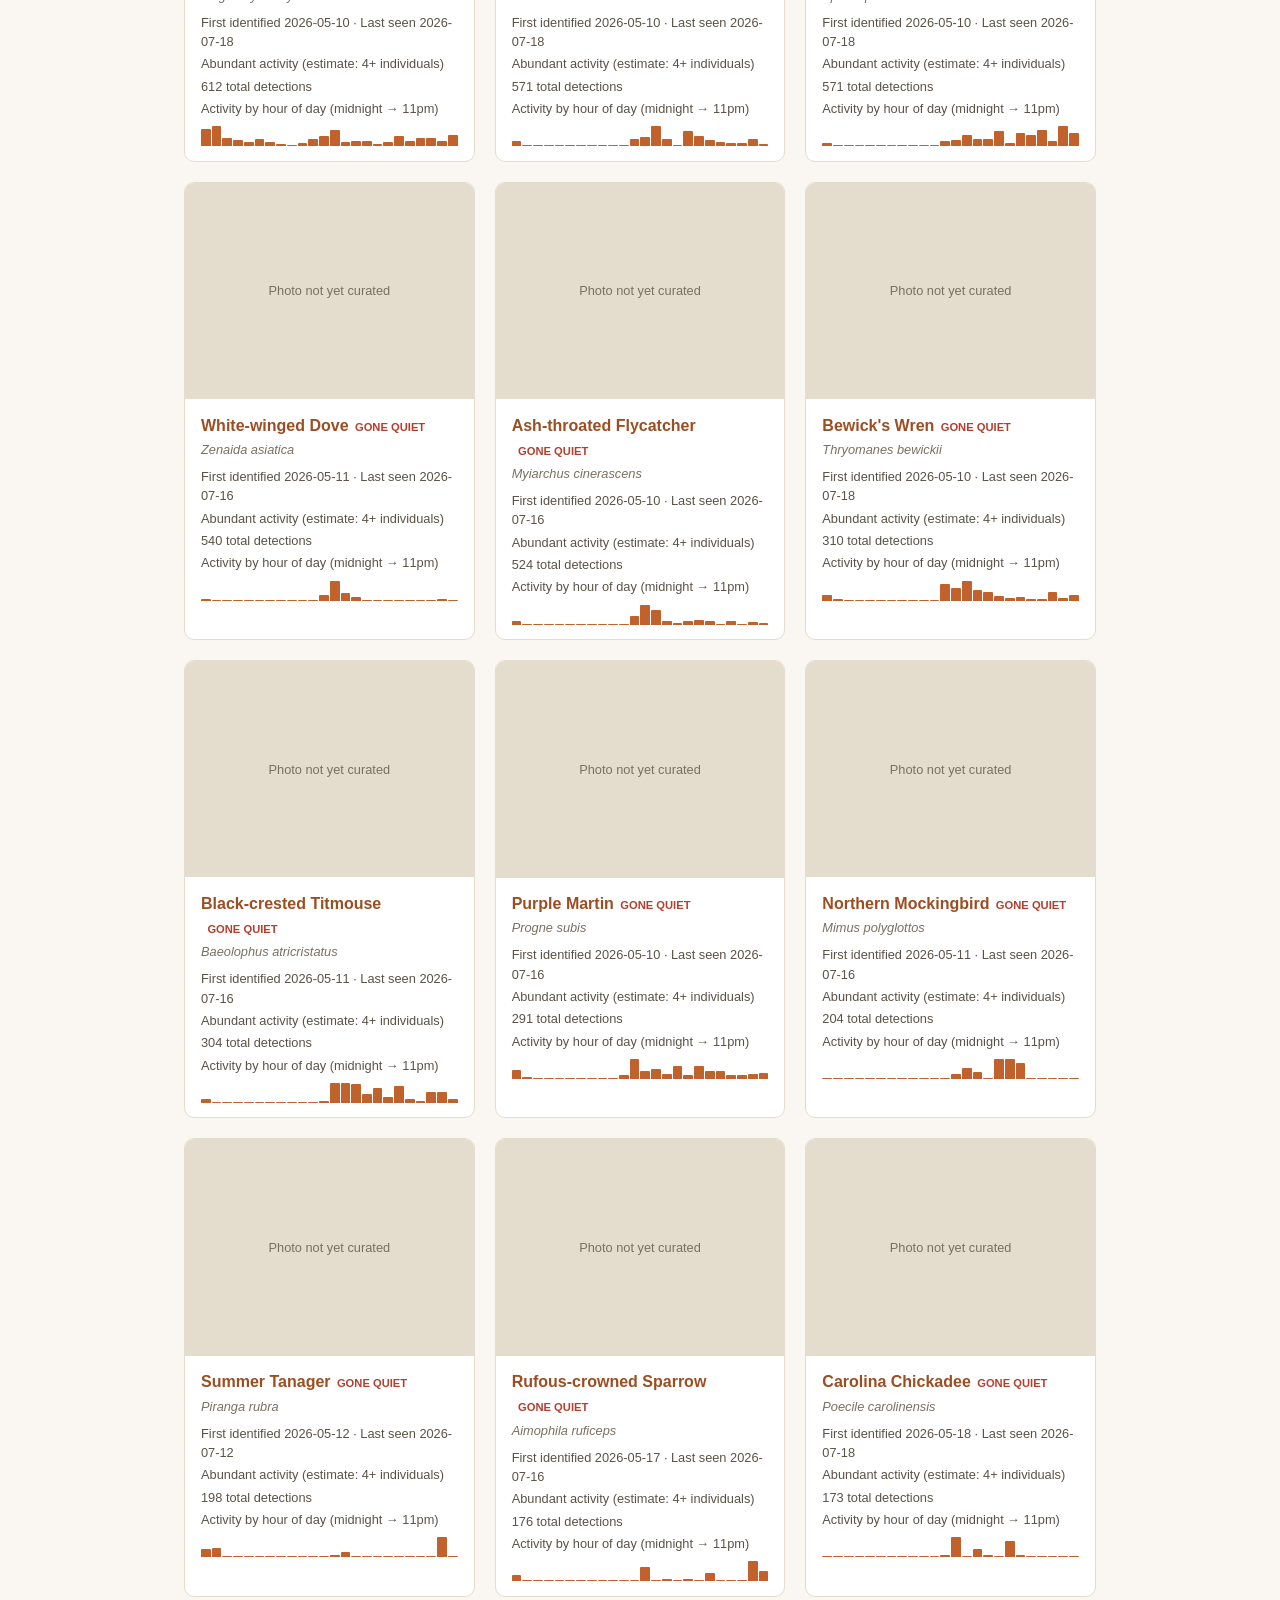
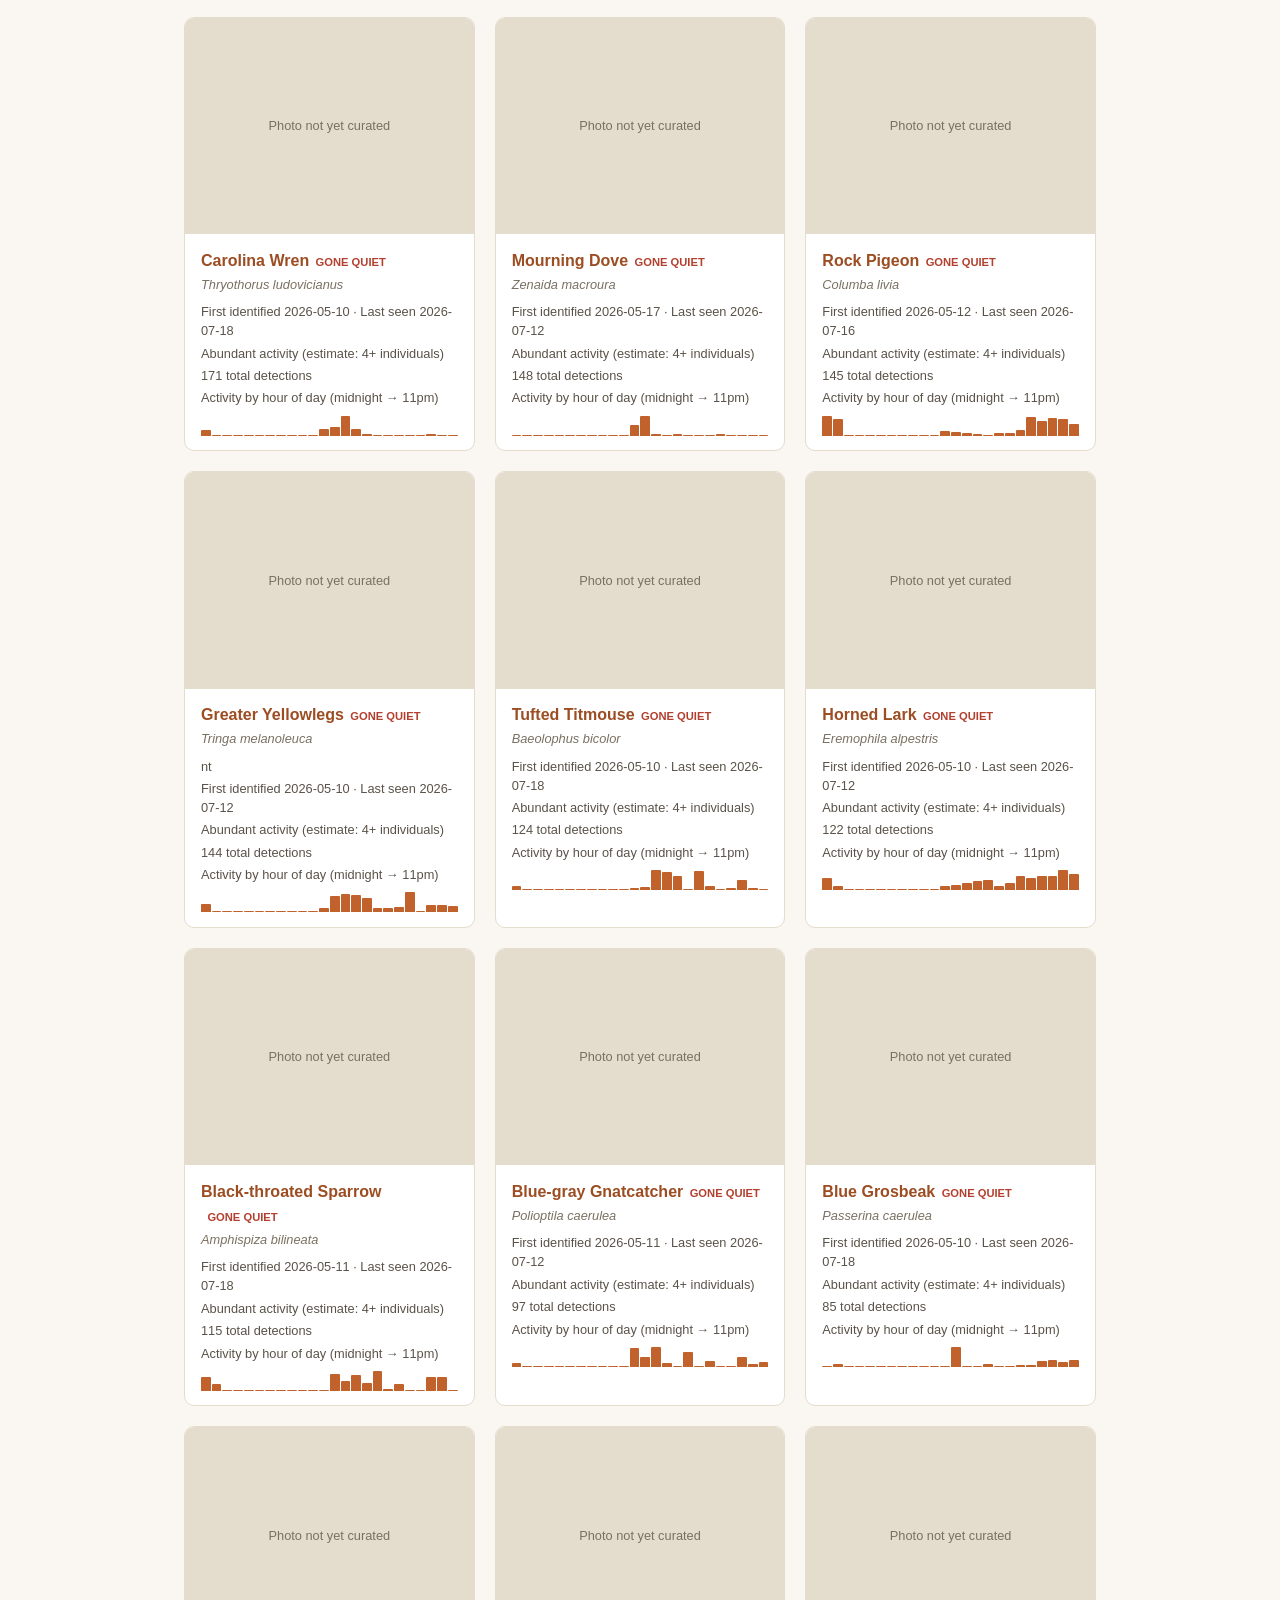
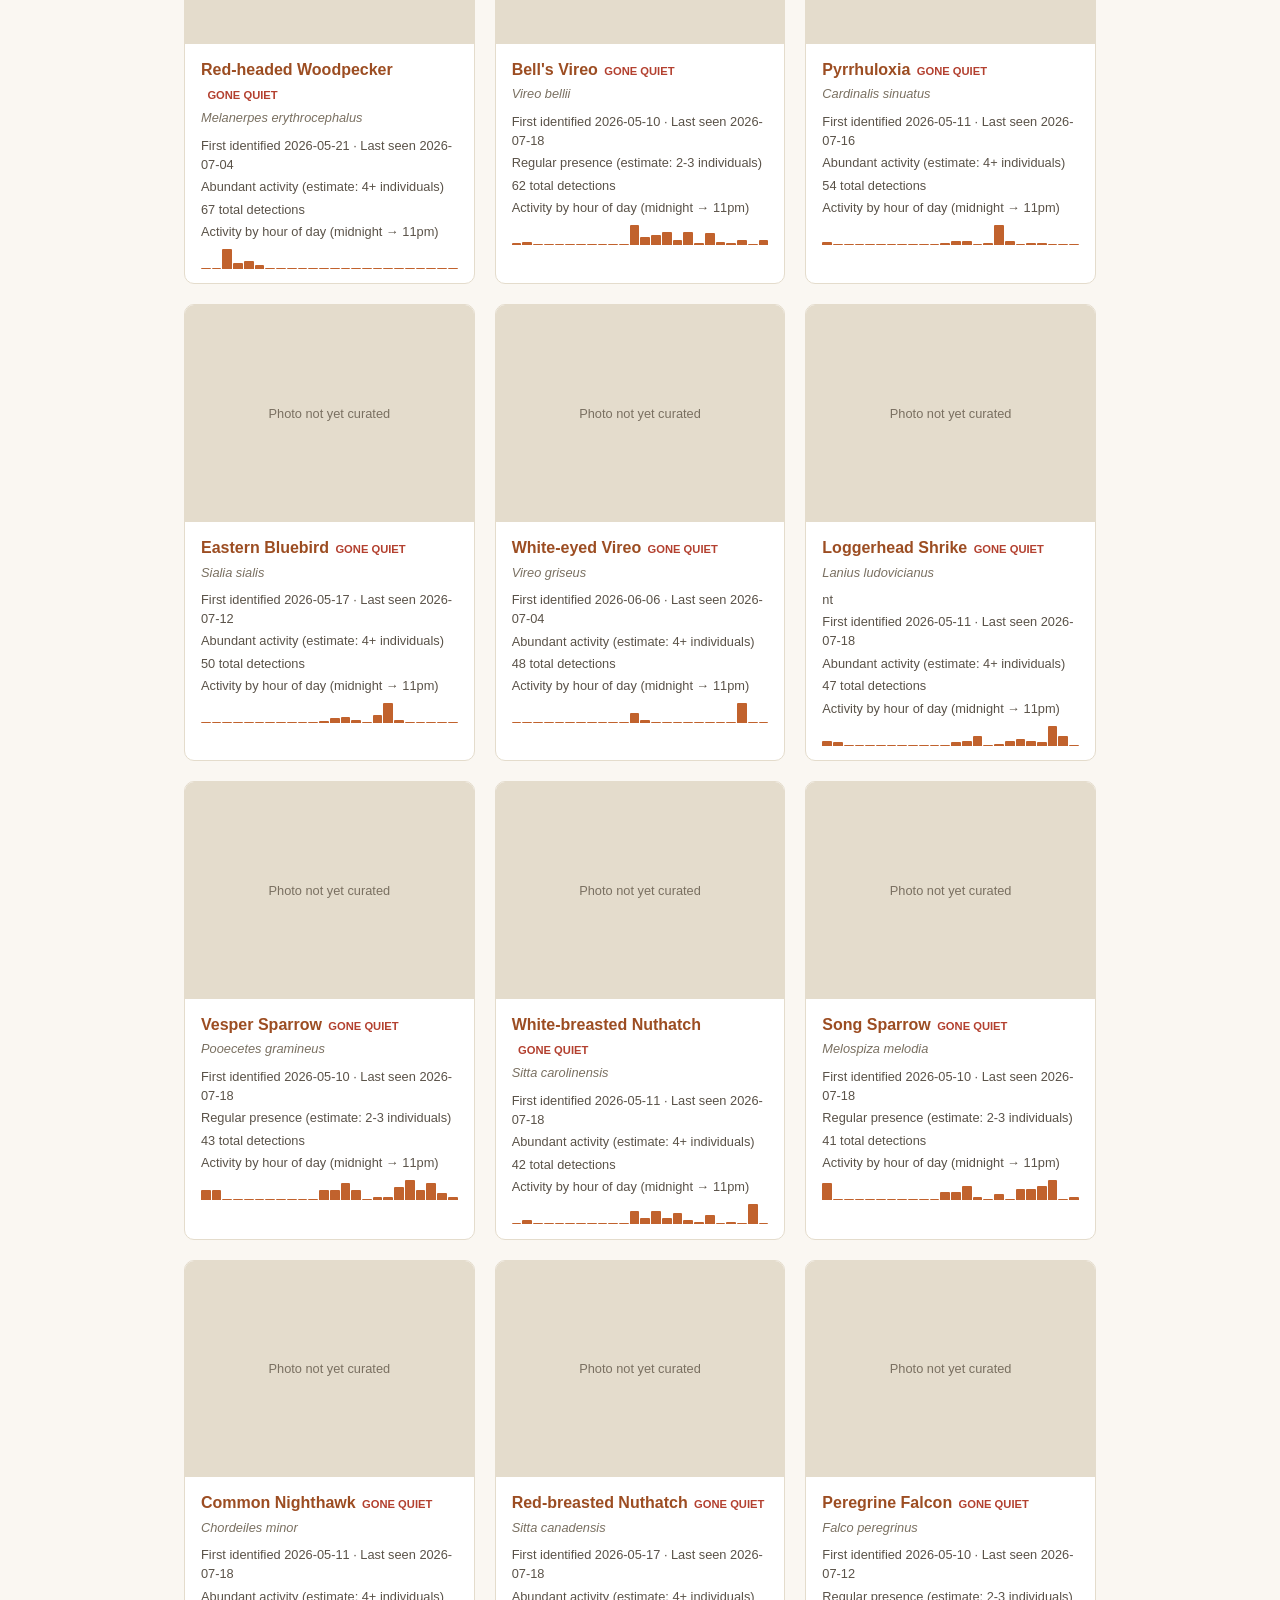
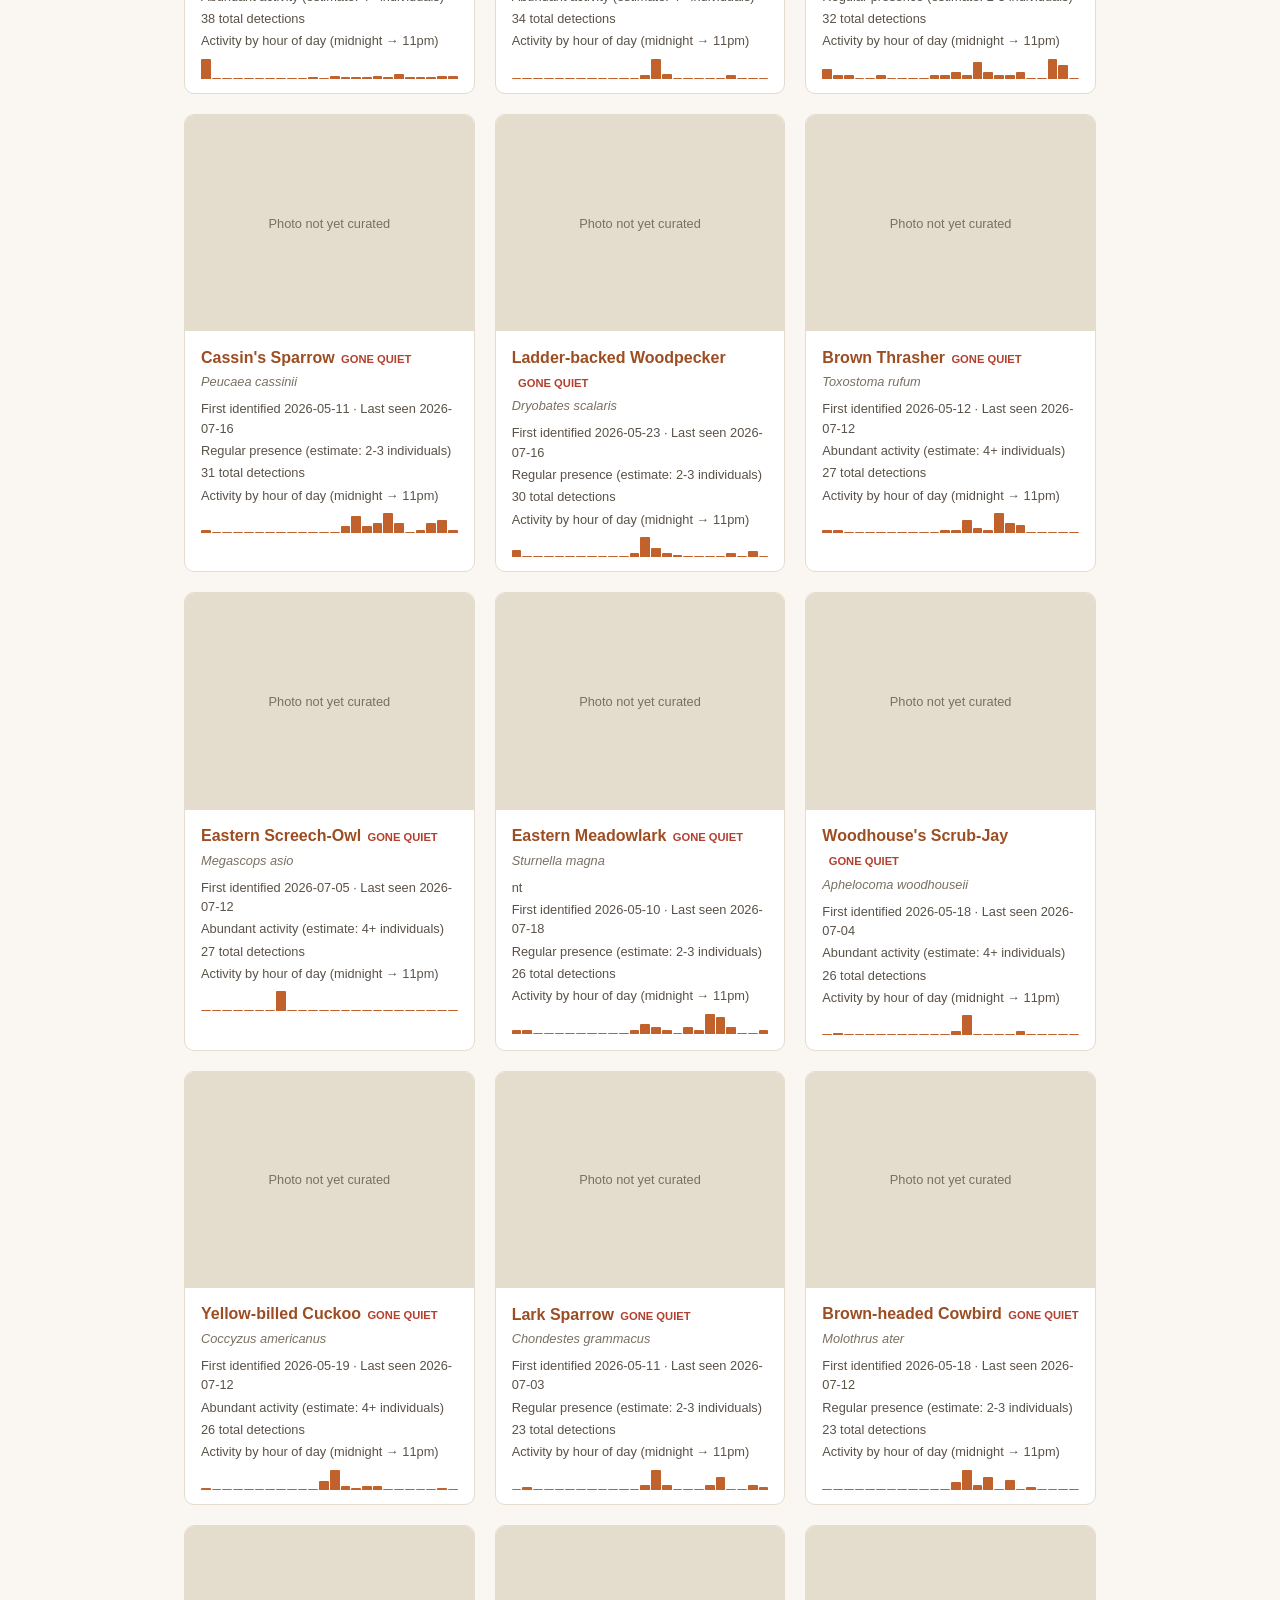
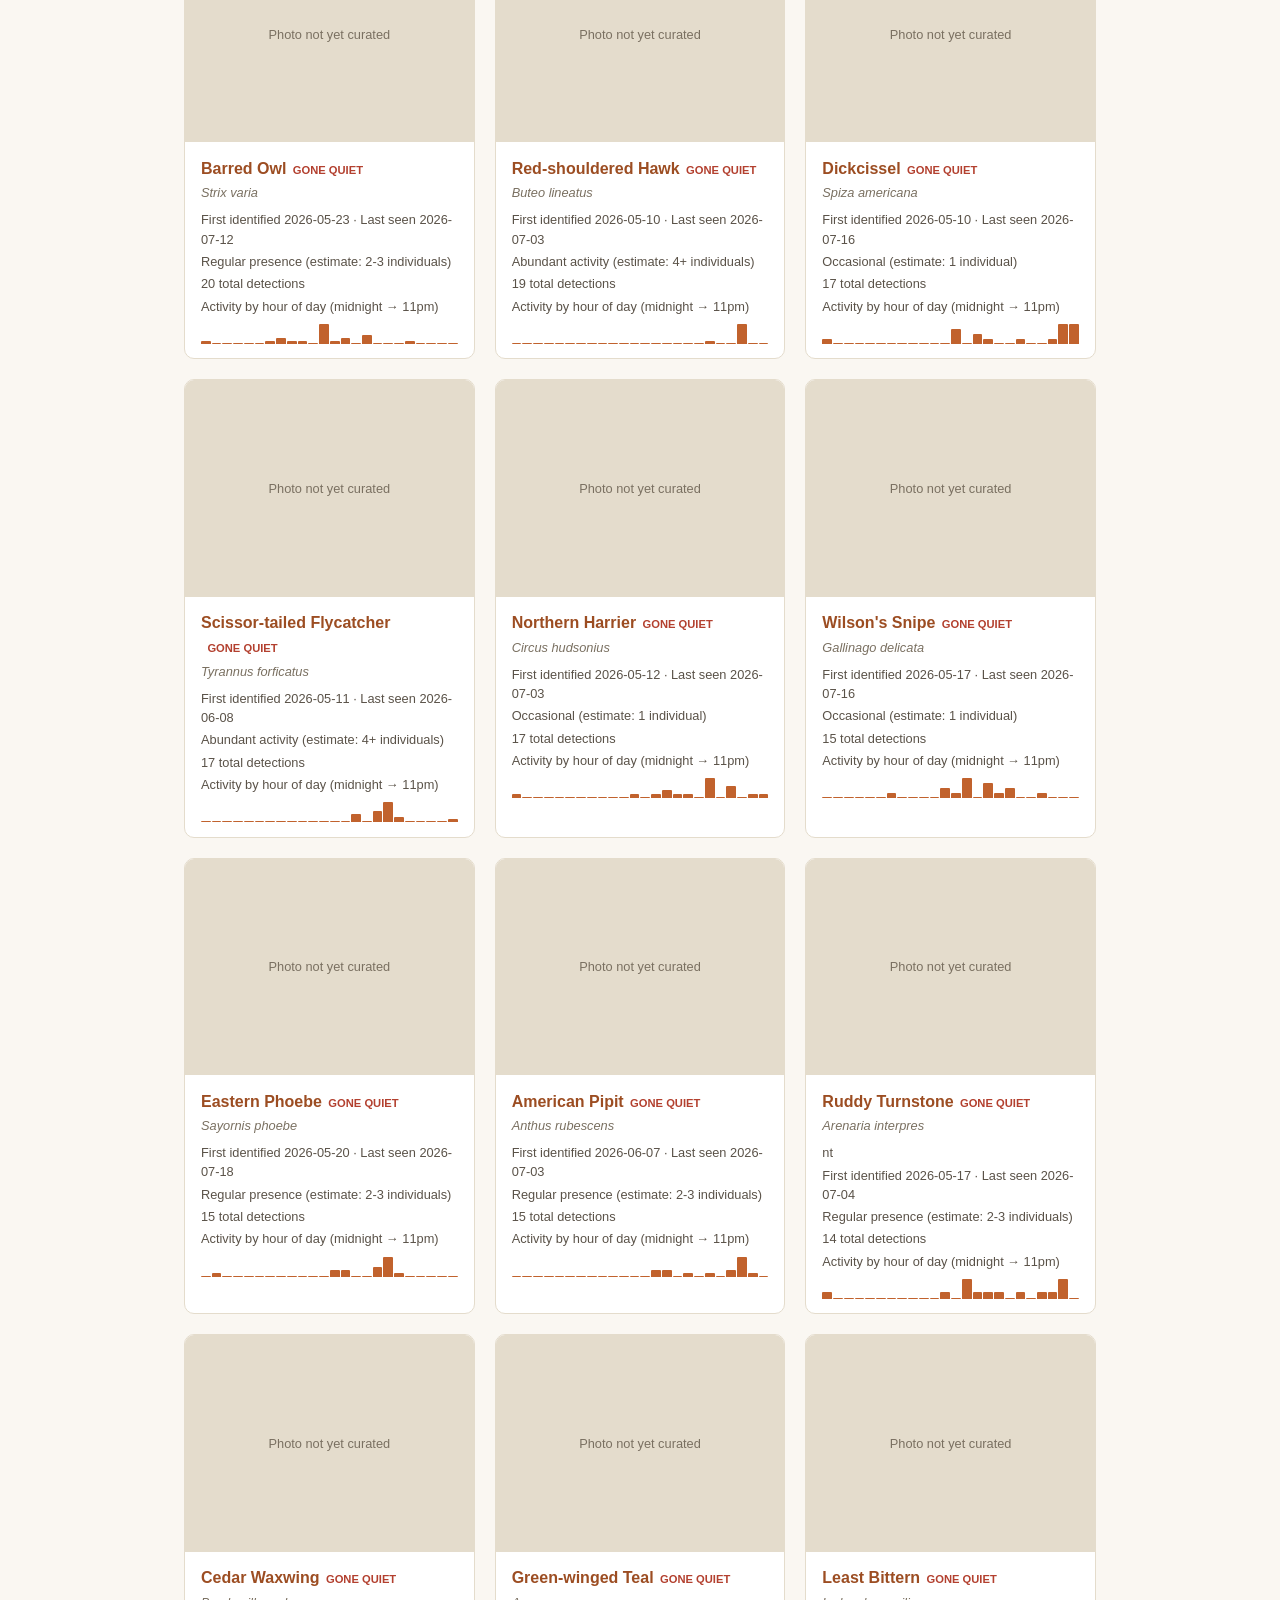
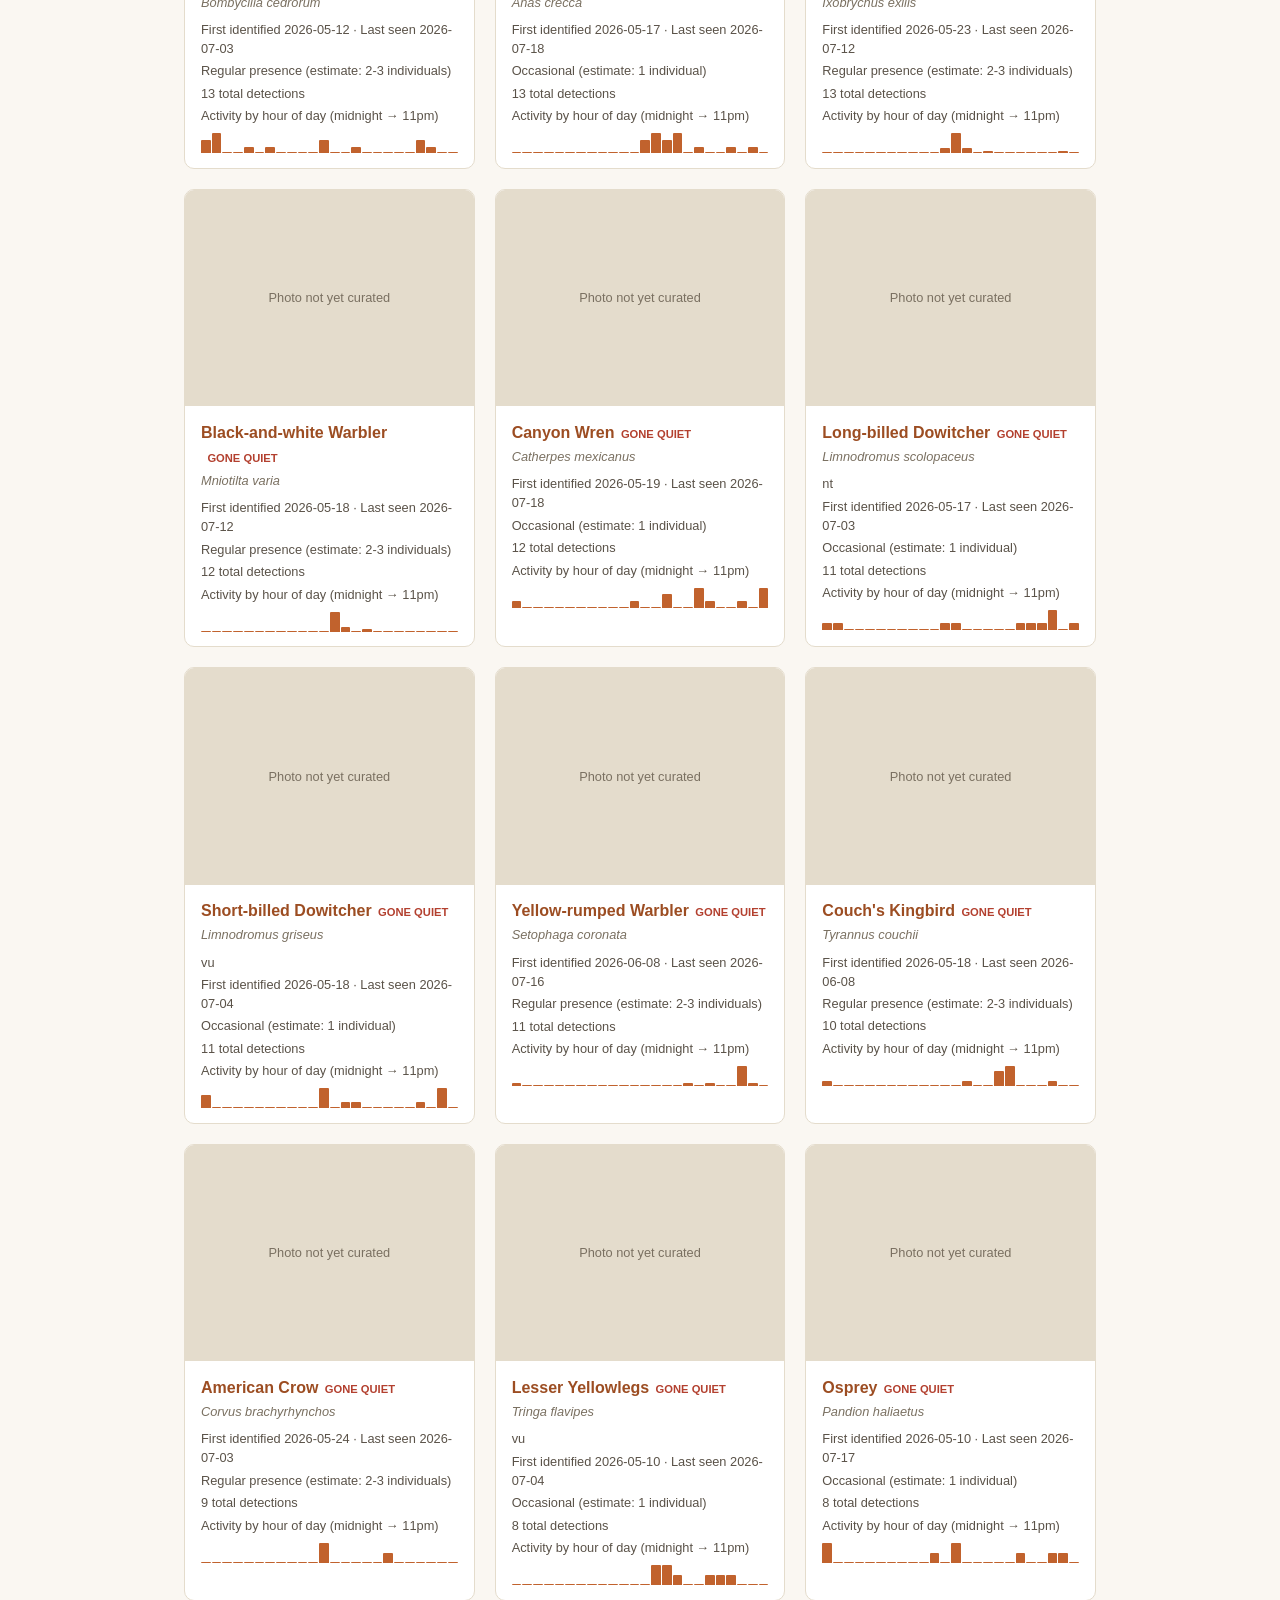
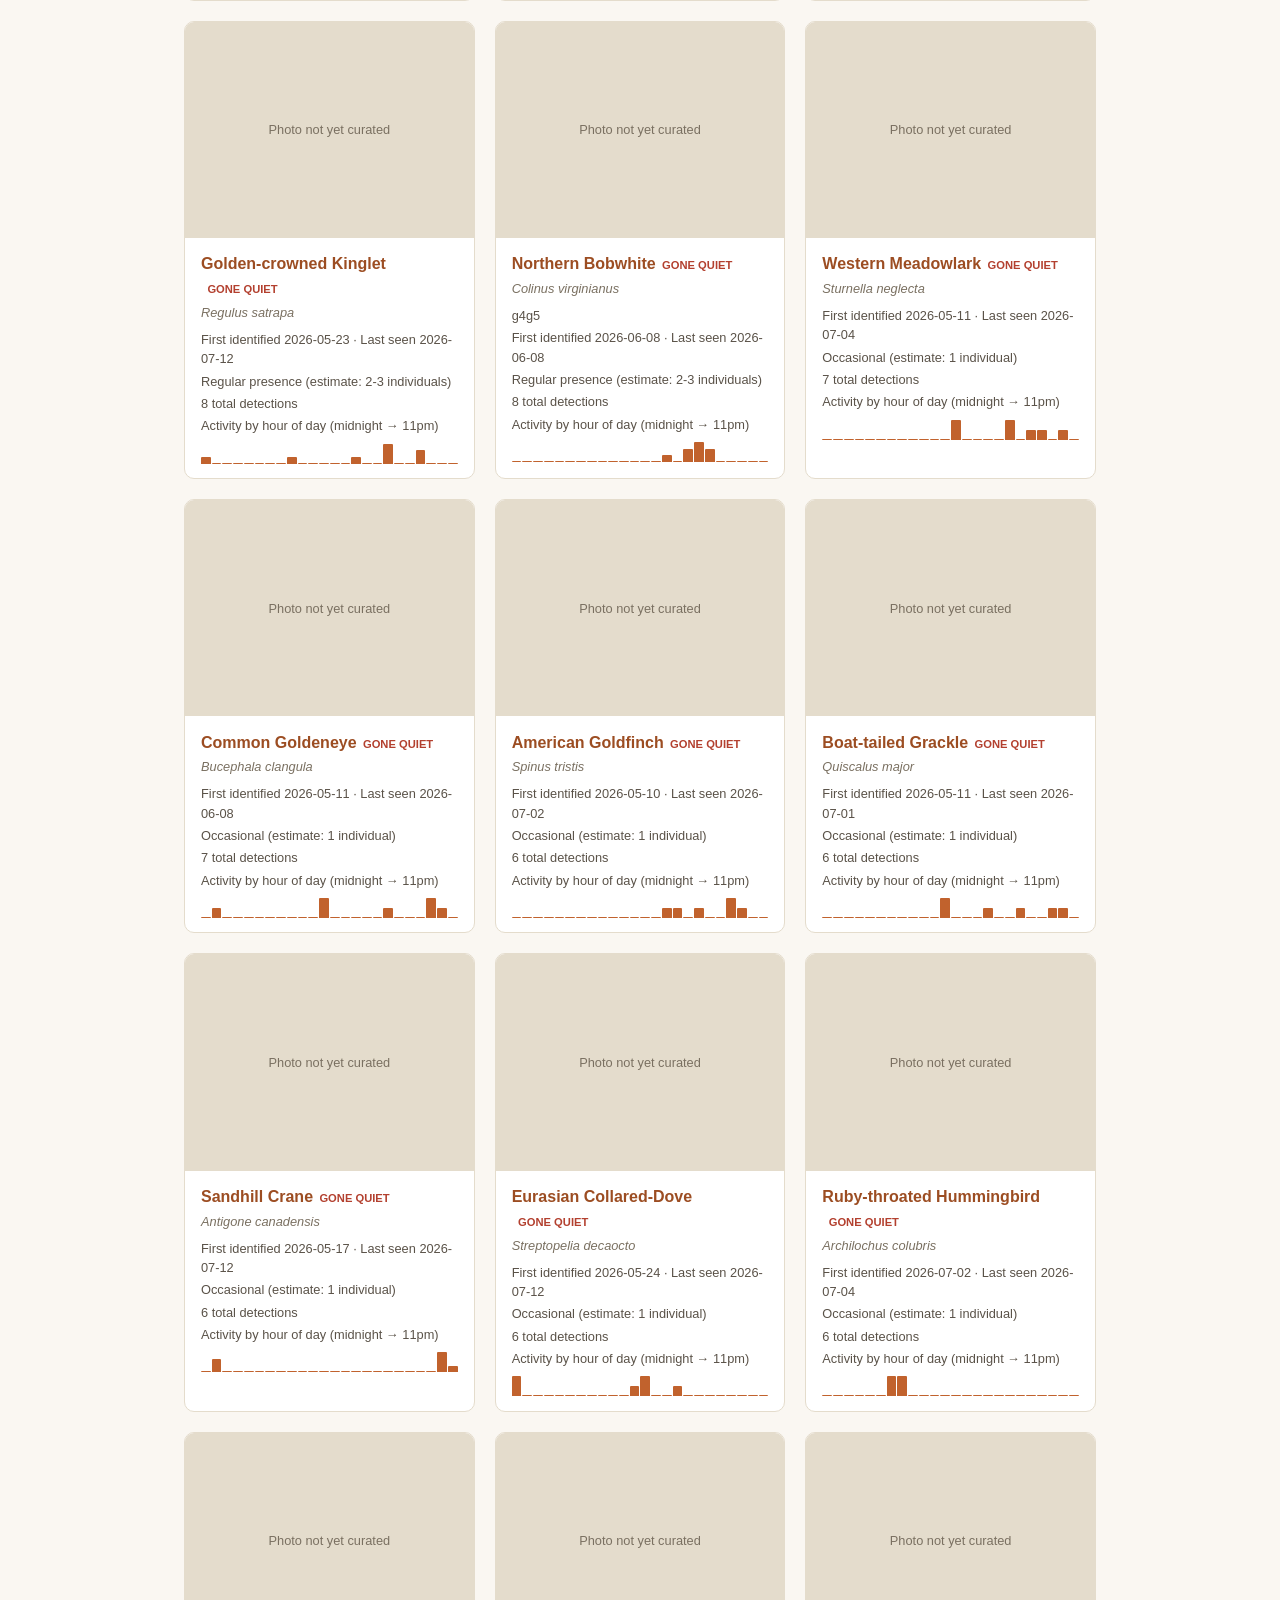
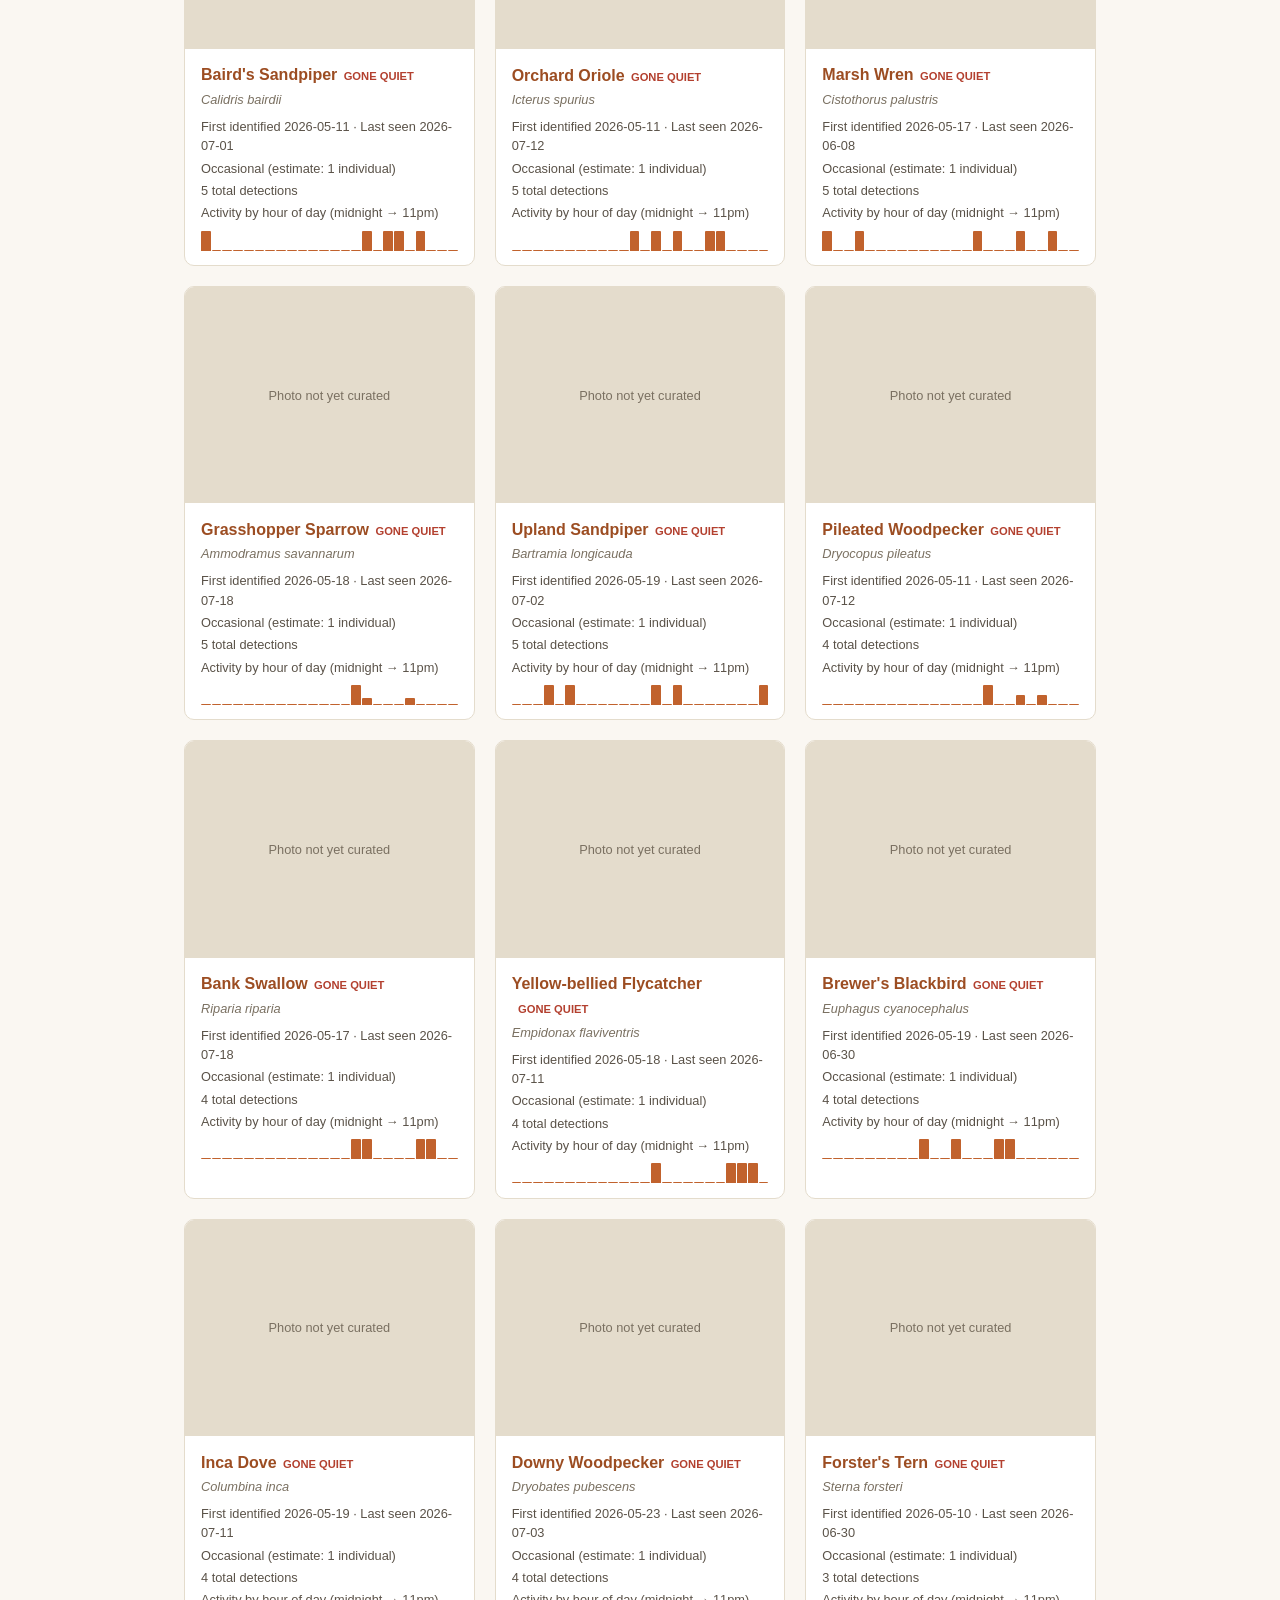
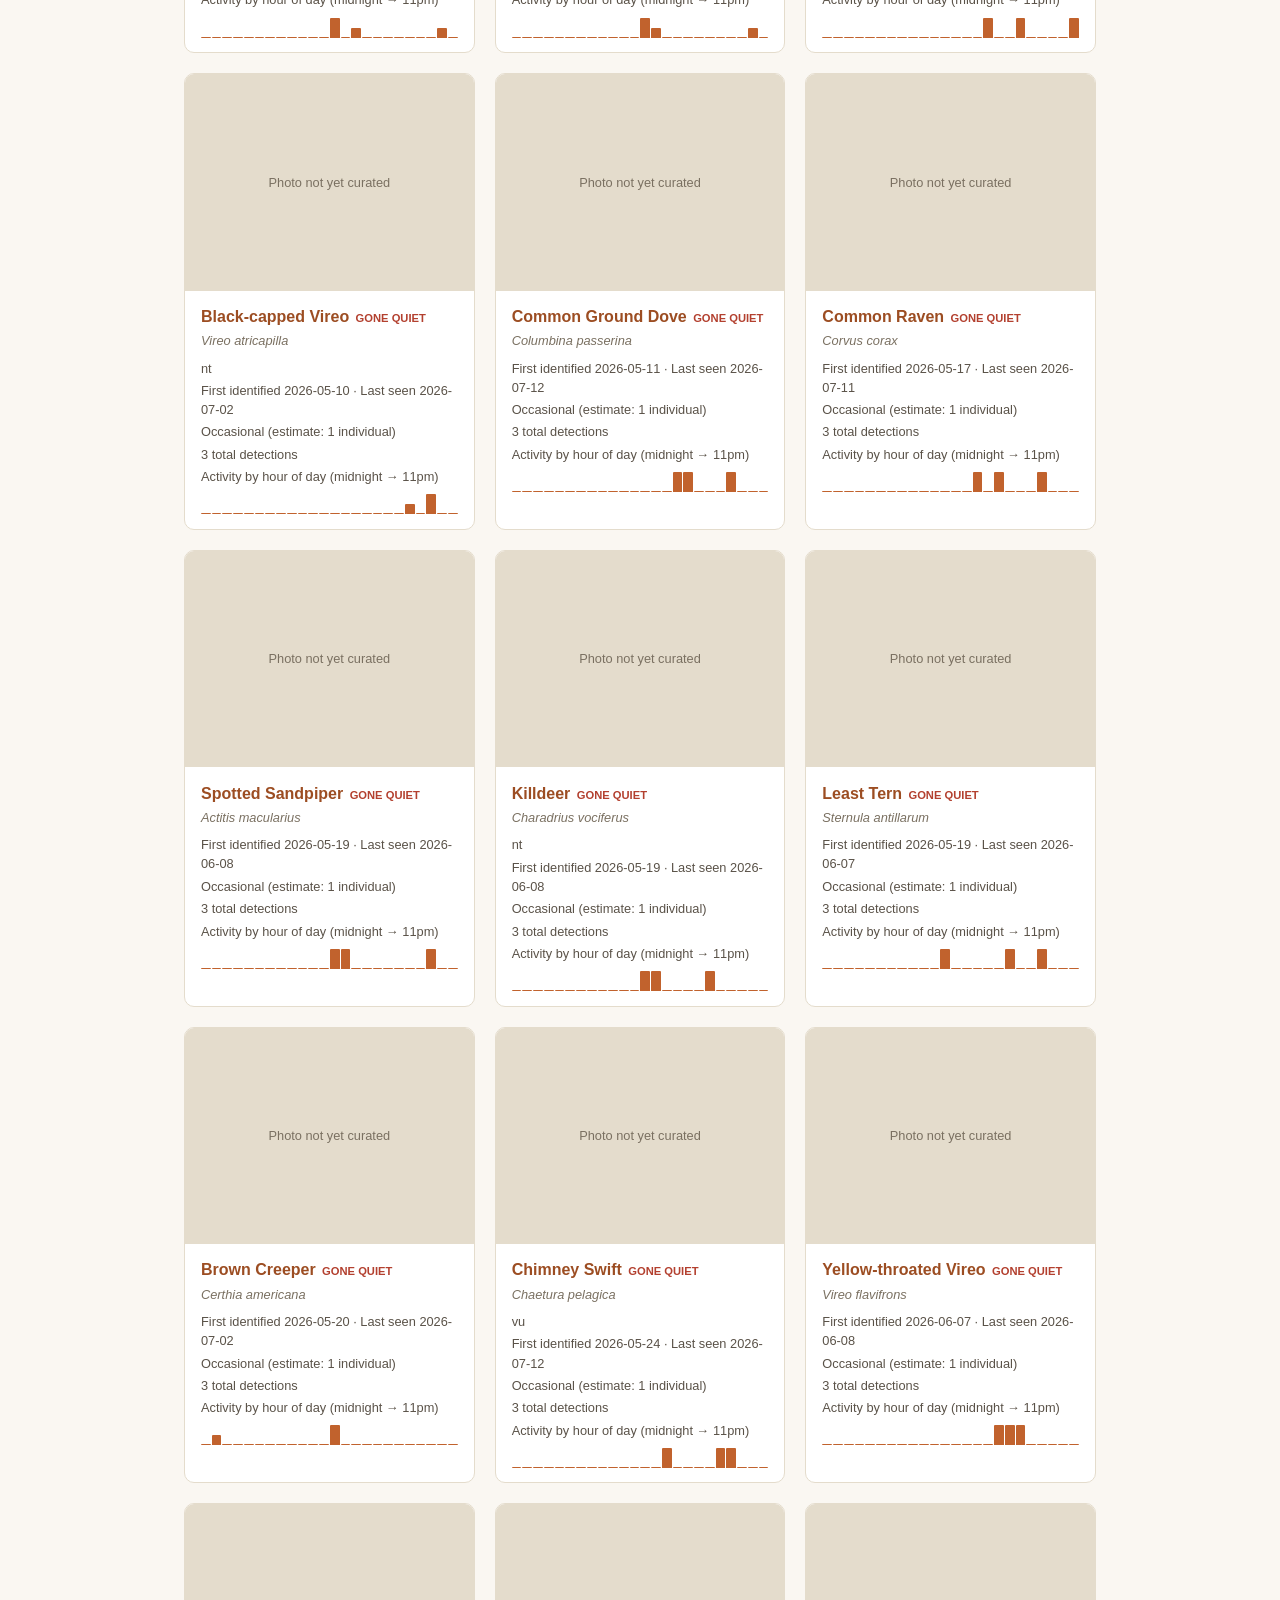
<file: demos/wildlife.html>
<!DOCTYPE html>
<html lang="en">
<head>
  <meta charset="UTF-8" />
  <meta name="viewport" content="width=device-width, initial-scale=1.0" />
  <title>Wildlife &amp; Nature Conservancy — HITHC</title>
  <link rel="stylesheet" href="/assets/style.css" />
</head>
<body data-nav-id="demos">
  <div id="site-header"></div>

  <main>
    <h1>Wildlife &amp; Nature Conservancy</h1>
    <p>
      Per-species activity summaries built from the audio-scout detection
      network — not a per-event feed. Population sizes are acoustic-detection
      estimates, not verified counts.
    </p>
    <div id="stale-banner" class="stale-banner"></div>
    <p class="updated-line" id="wildlife-updated">Loading…</p>

    <div class="filter-bar">
      <input type="search" id="species-search" placeholder="Search species…" />
      <label><input type="checkbox" id="quiet-only" /> Gone quiet only</label>
    </div>

    <div class="species-grid" id="species-grid"></div>

    <p><a href="/demos/">&larr; Back to Demo Applications</a></p>
  </main>

  <div id="site-footer"></div>
  <script src="/assets/nav.js" defer></script>
  <script src="/assets/live-data.js" defer></script>
  <script src="/assets/wildlife.js" defer></script>
</body>
</html>
</file>
<file: assets/style.css>
:root {
  --hithc-cream: #faf7f2;
  --hithc-ink: #2b2620;
  --hithc-brown: #3a2f28;
  --hithc-amber: #c1622d;
  --hithc-amber-dark: #9c4d22;
  --hithc-sage: #5c7a5c;
  --hithc-water: #3d6b8c;
  --hithc-border: #e4dccc;
  --hithc-max-width: 960px;
}

* { box-sizing: border-box; }

html, body {
  margin: 0;
  padding: 0;
  background: var(--hithc-cream);
  color: var(--hithc-ink);
  font-family: -apple-system, BlinkMacSystemFont, "Segoe UI", Roboto, Helvetica, Arial, sans-serif;
  line-height: 1.5;
}

header.site-header {
  background: var(--hithc-brown);
  color: var(--hithc-cream);
  padding: 0.75rem 1.5rem;
}

header.site-header .site-header-inner {
  max-width: var(--hithc-max-width);
  margin: 0 auto;
  display: flex;
  align-items: center;
  justify-content: space-between;
  flex-wrap: wrap;
  gap: 0.5rem;
}

header.site-header .brand {
  font-weight: 700;
  font-size: 1.1rem;
  color: var(--hithc-cream);
  text-decoration: none;
  letter-spacing: 0.02em;
}

header.site-header nav {
  display: flex;
  gap: 1.25rem;
  flex-wrap: wrap;
}

header.site-header nav a {
  color: var(--hithc-cream);
  text-decoration: none;
  font-size: 0.95rem;
  opacity: 0.85;
  border-bottom: 2px solid transparent;
  padding-bottom: 0.15rem;
}

header.site-header nav a:hover {
  opacity: 1;
}

header.site-header nav a.active {
  opacity: 1;
  border-bottom-color: var(--hithc-amber);
}

main {
  max-width: var(--hithc-max-width);
  margin: 0 auto;
  padding: 2rem 1.5rem 3rem;
  min-height: 60vh;
}

main h1 {
  margin-top: 0;
}

.coming-soon-badge {
  display: inline-block;
  background: var(--hithc-amber);
  color: var(--hithc-cream);
  font-size: 0.75rem;
  font-weight: 700;
  text-transform: uppercase;
  letter-spacing: 0.05em;
  padding: 0.2rem 0.6rem;
  border-radius: 999px;
  margin-bottom: 1rem;
}

.card-grid {
  display: grid;
  grid-template-columns: repeat(auto-fill, minmax(220px, 1fr));
  gap: 1.25rem;
  margin-top: 1.5rem;
}

.card {
  background: #fff;
  border: 1px solid var(--hithc-border);
  border-radius: 10px;
  padding: 1.25rem;
  text-decoration: none;
  color: inherit;
  display: block;
  transition: box-shadow 0.15s ease;
}

.card:hover {
  box-shadow: 0 4px 14px rgba(43, 38, 32, 0.1);
}

.card h3 {
  margin: 0 0 0.4rem;
  color: var(--hithc-amber-dark);
}

.card p {
  margin: 0;
  font-size: 0.9rem;
  color: #5a5248;
}

footer.site-footer {
  background: var(--hithc-brown);
  color: var(--hithc-cream);
  text-align: center;
  padding: 1.5rem;
  font-size: 0.85rem;
}

footer.site-footer a {
  color: var(--hithc-cream);
}

.photo-grid {
  display: grid;
  grid-template-columns: repeat(auto-fill, minmax(220px, 1fr));
  gap: 0.75rem;
  margin-top: 1.5rem;
}

.photo-thumb {
  position: relative;
  display: block;
  border-radius: 8px;
  overflow: hidden;
  aspect-ratio: 4 / 3;
  background: var(--hithc-border);
}

.photo-thumb img {
  width: 100%;
  height: 100%;
  object-fit: cover;
  display: block;
  transition: transform 0.2s ease;
}

.photo-thumb:hover img {
  transform: scale(1.04);
}

.photo-tag {
  position: absolute;
  left: 0.5rem;
  bottom: 0.5rem;
  background: rgba(43, 38, 32, 0.75);
  color: var(--hithc-cream);
  font-size: 0.7rem;
  font-weight: 600;
  text-transform: uppercase;
  letter-spacing: 0.04em;
  padding: 0.2rem 0.5rem;
  border-radius: 999px;
}

.lightbox {
  display: none;
  position: fixed;
  inset: 0;
  background: rgba(20, 17, 14, 0.92);
  z-index: 100;
  align-items: center;
  justify-content: center;
}

.lightbox.open {
  display: flex;
}

.lightbox-img {
  max-width: 90vw;
  max-height: 88vh;
  border-radius: 6px;
}

.lightbox-close,
.lightbox-prev,
.lightbox-next {
  position: absolute;
  background: transparent;
  border: none;
  color: var(--hithc-cream);
  font-size: 2rem;
  line-height: 1;
  cursor: pointer;
  padding: 0.5rem 1rem;
}

.lightbox-close {
  top: 0.5rem;
  right: 0.5rem;
}

.lightbox-prev {
  left: 0.5rem;
  top: 50%;
  transform: translateY(-50%);
}

.lightbox-next {
  right: 0.5rem;
  top: 50%;
  transform: translateY(-50%);
}

/* ── Live-data demo pages (weather/flood/flight/wildlife) ─────────────── */

.updated-line {
  font-size: 0.85rem;
  color: #7a7061;
  margin: -0.5rem 0 1.5rem;
}

.stale-banner {
  display: none;
  background: #fff3e0;
  border: 1px solid var(--hithc-amber);
  color: var(--hithc-brown);
  border-radius: 8px;
  padding: 0.6rem 1rem;
  font-size: 0.9rem;
  margin-bottom: 1.5rem;
}

.stale-banner.show {
  display: block;
}

.status-badge {
  display: inline-block;
  font-size: 0.7rem;
  font-weight: 700;
  text-transform: uppercase;
  letter-spacing: 0.04em;
  padding: 0.15rem 0.55rem;
  border-radius: 999px;
  color: #fff;
}

.status-badge.status-active,
.status-badge.status-go,
.status-badge.status-normal { background: var(--hithc-sage); }

.status-badge.status-stale,
.status-badge.status-caution,
.status-badge.status-watch,
.status-badge.status-unknown { background: var(--hithc-amber); }

.status-badge.status-offline,
.status-badge.status-no-go,
.status-badge.status-warning { background: #b3402f; }

.node-map {
  position: relative;
  width: 100%;
  max-width: 420px;
  aspect-ratio: 1 / 1;
  background: linear-gradient(180deg, #eef2e6 0%, #e4dccc 100%);
  border: 1px solid var(--hithc-border);
  border-radius: 10px;
  margin: 1.5rem 0;
}

.node-map .node-pin {
  position: absolute;
  transform: translate(-50%, -50%);
  width: 16px;
  height: 16px;
  border-radius: 50%;
  border: 2px solid #fff;
  box-shadow: 0 0 0 2px rgba(43, 38, 32, 0.3);
  cursor: default;
}

.node-map .node-pin.status-active,
.node-map .node-pin.status-go,
.node-map .node-pin.status-normal { background: var(--hithc-sage); }

.node-map .node-pin.status-stale,
.node-map .node-pin.status-caution,
.node-map .node-pin.status-watch,
.node-map .node-pin.status-unknown { background: var(--hithc-amber); }

.node-map .node-pin.status-offline,
.node-map .node-pin.status-no-go,
.node-map .node-pin.status-warning { background: #b3402f; }

/* Native GTN stations use the default solid status-colored circle above.
   External (scraped/pulled third-party) and preferred-future-location pins
   override that so all 3 categories read as visually distinct at a glance —
   see GTN_SPEC.md §5 for the external-stations.json / preferred-locations.json
   schemas these map to. */
.node-map .node-pin.kind-external {
  width: 10px;
  height: 10px;
  background: rgba(255, 255, 255, 0.55);
  border: 2px solid var(--hithc-border);
  box-shadow: none;
}

/* Diamond drawn via a rotated ::before instead of clip-path — clip-path cuts
   the border along with everything else outside the polygon, leaving only
   the 4 tangent points visible (found while screenshotting this page). A
   separate ::before can be rotated on its own without touching the ::after
   label, which stays on the (unrotated) parent box. */
.node-map .node-pin.kind-preferred {
  width: 0;
  height: 0;
  background: none;
  border: none;
  box-shadow: none;
}

.node-map .node-pin.kind-preferred::before {
  content: "";
  position: absolute;
  top: 50%;
  left: 50%;
  width: 13px;
  height: 13px;
  transform: translate(-50%, -50%) rotate(45deg);
  background: var(--hithc-cream);
  border: 2px dashed var(--hithc-amber-dark);
}

/* USGS river/creek gauges (flood-monitoring.html) — square instead of the
   weather map's circle/ring/diamond trio, so the two demo pages' external-source
   pins never look identical even though both use kind-* on the same shared
   renderNodeMap()/CSS. */
.node-map .node-pin.kind-gauge {
  border-radius: 2px;
  background: var(--hithc-water);
  border: 2px solid #fff;
}

.node-map .node-pin::after {
  content: attr(data-label);
  position: absolute;
  top: 20px;
  left: 50%;
  transform: translateX(-50%);
  white-space: nowrap;
  font-size: 0.7rem;
  background: rgba(43, 38, 32, 0.85);
  color: #fff;
  padding: 0.1rem 0.4rem;
  border-radius: 4px;
}

.map-legend {
  display: flex;
  flex-wrap: wrap;
  gap: 1.25rem;
  font-size: 0.85rem;
  color: var(--hithc-muted, #6b6459);
  margin: -0.75rem 0 1.5rem;
}

.map-legend .legend-swatch {
  display: inline-block;
  width: 12px;
  height: 12px;
  margin-right: 0.35rem;
  vertical-align: middle;
  border-radius: 50%;
  background: var(--hithc-sage);
}

.map-legend .legend-swatch.kind-external {
  border-radius: 50%;
  background: rgba(255, 255, 255, 0.55);
  border: 2px solid var(--hithc-border);
}

.map-legend .legend-swatch.kind-preferred {
  width: 10px;
  height: 10px;
  border-radius: 0;
  transform: rotate(45deg); /* no ::after content on this element, so plain rotate() is fine (unlike the map pin) */
  background: var(--hithc-cream);
  border: 2px dashed var(--hithc-amber-dark);
}

.map-legend .legend-swatch.kind-gauge {
  border-radius: 2px;
  background: var(--hithc-water);
  border: 2px solid #fff;
}

.contribute-banner {
  background: #fff;
  border: 1px solid var(--hithc-border);
  border-left: 4px solid var(--hithc-sage);
  border-radius: 10px;
  padding: 1.25rem 1.5rem;
  margin: 2rem 0;
}

.contribute-banner h2 {
  margin-top: 0;
  font-size: 1.1rem;
}

.contribute-banner p {
  margin-bottom: 0;
}

.station-grid {
  display: grid;
  grid-template-columns: repeat(auto-fit, minmax(240px, 1fr));
  gap: 1.25rem;
  margin: 1.5rem 0;
}

.station-card {
  background: #fff;
  border: 1px solid var(--hithc-border);
  border-radius: 10px;
  padding: 1.1rem 1.25rem;
}

.station-card h3 {
  margin: 0 0 0.35rem;
  display: flex;
  align-items: center;
  justify-content: space-between;
  gap: 0.5rem;
  font-size: 1.05rem;
}

.station-card .reading-grid {
  display: grid;
  grid-template-columns: 1fr 1fr;
  gap: 0.3rem 0.75rem;
  font-size: 0.9rem;
  margin-top: 0.6rem;
}

.station-card .reading-grid dt {
  color: #7a7061;
}

.station-card .reading-grid dd {
  margin: 0;
  font-weight: 600;
}

.station-card .reason {
  font-size: 0.8rem;
  color: #7a7061;
  margin-top: 0.6rem;
}

.overall-indicator {
  display: flex;
  align-items: center;
  gap: 0.75rem;
  padding: 1rem 1.25rem;
  border-radius: 10px;
  background: #fff;
  border: 1px solid var(--hithc-border);
  margin: 1.5rem 0;
}

.overall-indicator .dot {
  width: 22px;
  height: 22px;
  border-radius: 50%;
  flex-shrink: 0;
}

.overall-indicator .dot.status-go,
.overall-indicator .dot.status-normal { background: var(--hithc-sage); }

.overall-indicator .dot.status-caution,
.overall-indicator .dot.status-watch,
.overall-indicator .dot.status-unknown { background: var(--hithc-amber); }

.overall-indicator .dot.status-no-go,
.overall-indicator .dot.status-warning { background: #b3402f; }

.overall-indicator .label {
  font-size: 1.1rem;
  font-weight: 700;
  text-transform: capitalize;
}

.forecast-strip {
  display: flex;
  gap: 0.75rem;
  overflow-x: auto;
  padding-bottom: 0.5rem;
  margin: 1.5rem 0;
}

.forecast-period {
  flex: 0 0 130px;
  background: #fff;
  border: 1px solid var(--hithc-border);
  border-radius: 8px;
  padding: 0.75rem;
  text-align: center;
  font-size: 0.85rem;
}

.forecast-period img {
  width: 40px;
  height: 40px;
}

.forecast-period .name {
  font-weight: 700;
  font-size: 0.8rem;
  margin-bottom: 0.3rem;
}

.species-grid {
  display: grid;
  grid-template-columns: repeat(auto-fill, minmax(260px, 1fr));
  gap: 1.25rem;
  margin-top: 1.5rem;
}

.species-card {
  background: #fff;
  border: 1px solid var(--hithc-border);
  border-radius: 10px;
  overflow: hidden;
}

.species-card .species-photo {
  width: 100%;
  aspect-ratio: 4 / 3;
  object-fit: cover;
  background: var(--hithc-border);
  display: block;
}

.species-card .species-photo-placeholder {
  width: 100%;
  aspect-ratio: 4 / 3;
  background: var(--hithc-border);
  display: flex;
  align-items: center;
  justify-content: center;
  color: #7a7061;
  font-size: 0.8rem;
  text-align: center;
  padding: 1rem;
}

.species-card .body {
  padding: 0.9rem 1rem;
}

.species-card h3 {
  margin: 0 0 0.15rem;
  font-size: 1rem;
  color: var(--hithc-amber-dark);
}

.species-card .sci-name {
  font-style: italic;
  font-size: 0.8rem;
  color: #7a7061;
  margin: 0 0 0.5rem;
}

.species-card .meta {
  font-size: 0.8rem;
  color: #5a5248;
  margin: 0.2rem 0;
}

.quiet-flag {
  display: inline-block;
  font-size: 0.7rem;
  font-weight: 700;
  color: #b3402f;
  margin-left: 0.4rem;
}

.heatmap {
  display: flex;
  gap: 1px;
  margin-top: 0.5rem;
  height: 20px;
  align-items: flex-end;
}

.heatmap .bar {
  flex: 1;
  background: var(--hithc-amber);
  border-radius: 1px 1px 0 0;
  min-height: 1px;
}

.filter-bar {
  display: flex;
  gap: 0.75rem;
  flex-wrap: wrap;
  align-items: center;
  margin: 1.5rem 0 0.5rem;
}

.filter-bar input, .filter-bar select {
  font-family: inherit;
  font-size: 0.9rem;
  padding: 0.4rem 0.6rem;
  border: 1px solid var(--hithc-border);
  border-radius: 6px;
  background: #fff;
}

/* ── Terrain map (weather page): USGS 3DEP relief behind the pins ─────────── */
.node-map.terrain {
  max-width: 720px;
  background: #d8d2c0 url("/assets/terrain/terrain.jpg") center / cover no-repeat;
}
.map-caption { font-size: 0.8rem; color: var(--hithc-muted, #6b6258); max-width: 720px; margin-top: -0.75rem; }
.elev-profile { max-width: 720px; margin: 0.5rem 0 1.5rem; }
.elev-profile svg { width: 100%; height: auto; display: block; }
.elev-profile .prof-grid { stroke: rgba(43, 38, 32, 0.12); stroke-width: 1; }
.elev-profile .prof-tick { font-size: 11px; fill: #6b6258; }
.elev-profile .prof-fill { fill: rgba(140, 165, 100, 0.35); }
.elev-profile .prof-line { fill: none; stroke: #5a4632; stroke-width: 2; }
.elev-profile .prof-station { fill: #fff; stroke: #2b2620; stroke-width: 2; }
.elev-profile .prof-label { font-size: 11px; font-weight: 700; fill: #2b2620; }

/* ── Progress stat tiles (weather + sky pages) ─────────────────────────────── */
.stat-tiles {
  display: grid;
  grid-template-columns: repeat(auto-fill, minmax(160px, 1fr));
  gap: 12px;
  margin: 0.75rem 0 1.75rem;
}
.stat-tile {
  background: #fff;
  border: 1px solid var(--hithc-border);
  border-radius: 10px;
  padding: 14px 16px;
}
.stat-value { font-size: 1.6rem; font-weight: 800; color: var(--hithc-ink); line-height: 1.1; }
.stat-label { font-size: 0.85rem; font-weight: 600; color: var(--hithc-brown); margin-top: 4px; }
.stat-note { font-size: 0.75rem; color: #6b6258; margin-top: 2px; }

/* ── Sky page ──────────────────────────────────────────────────────────────── */
.sky-grid { display: grid; grid-template-columns: repeat(auto-fill, minmax(320px, 1fr)); gap: 18px; margin: 1rem 0 2rem; }
.sky-card { background: #fff; border: 1px solid var(--hithc-border); border-radius: 10px; overflow: hidden; }
.sky-card.view-pano { grid-column: 1 / -1; }
.sky-card video { width: 100%; display: block; background: #000; }
.sky-card.view-allsky video { aspect-ratio: 1 / 1; object-fit: contain; }
.sky-row { display: grid; grid-template-columns: repeat(3, 1fr); gap: 14px; margin: 1rem 0 2rem; }
@media (max-width: 720px) { .sky-row { grid-template-columns: 1fr; } }
/* 360° player: zoomed strip on a canvas that wraps end to end; drag to spin. */
.pano-viewer { position: relative; height: clamp(200px, 32vw, 340px); background: #000; overflow: hidden;
  touch-action: pan-y; user-select: none; -webkit-user-select: none; }
.pano-viewer canvas { width: 100%; height: 100%; display: block; cursor: grab; }
.pano-viewer canvas:active { cursor: grabbing; }
.pano-viewer .pano-source { position: absolute; width: 1px; height: 1px; opacity: 0; pointer-events: none; }
.pano-viewer .pano-hint { position: absolute; left: 50%; bottom: 10px; transform: translateX(-50%);
  background: rgba(0,0,0,.55); color: #fff; font-size: 0.75rem; padding: 3px 10px; border-radius: 99px; pointer-events: none; }
.pano-viewer .pano-play { position: absolute; top: 50%; left: 50%; transform: translate(-50%, -50%);
  width: 56px; height: 56px; border-radius: 50%; border: 0; background: rgba(0,0,0,.6); color: #fff; font-size: 1.4rem; cursor: pointer; }
.pano-viewer .pano-play[hidden], .pano-viewer .pano-hint[hidden] { display: none; }
.sky-card .sky-meta { padding: 10px 14px; display: flex; gap: 10px; align-items: baseline; flex-wrap: wrap; }
.sky-card .sky-title { font-weight: 700; }
.sky-card .sky-sub { font-size: 0.8rem; color: #6b6258; }
.sky-card .sky-score { margin-left: auto; font-size: 0.75rem; font-weight: 800; color: var(--hithc-amber-dark);
  border: 1px solid var(--hithc-amber); border-radius: 99px; padding: 1px 8px; }

.lede {
  font-size: 1.25rem;
  font-weight: 600;
  margin: 0.25rem 0 0.5rem;
}

.sky-views { margin: 0 0 1.5rem 1.2rem; line-height: 1.5; }
.sky-views li { margin-bottom: 0.5rem; }
.sky-audiences { margin-bottom: 2rem; }
.sky-audiences .card:hover { transform: none; box-shadow: none; }
</file>
